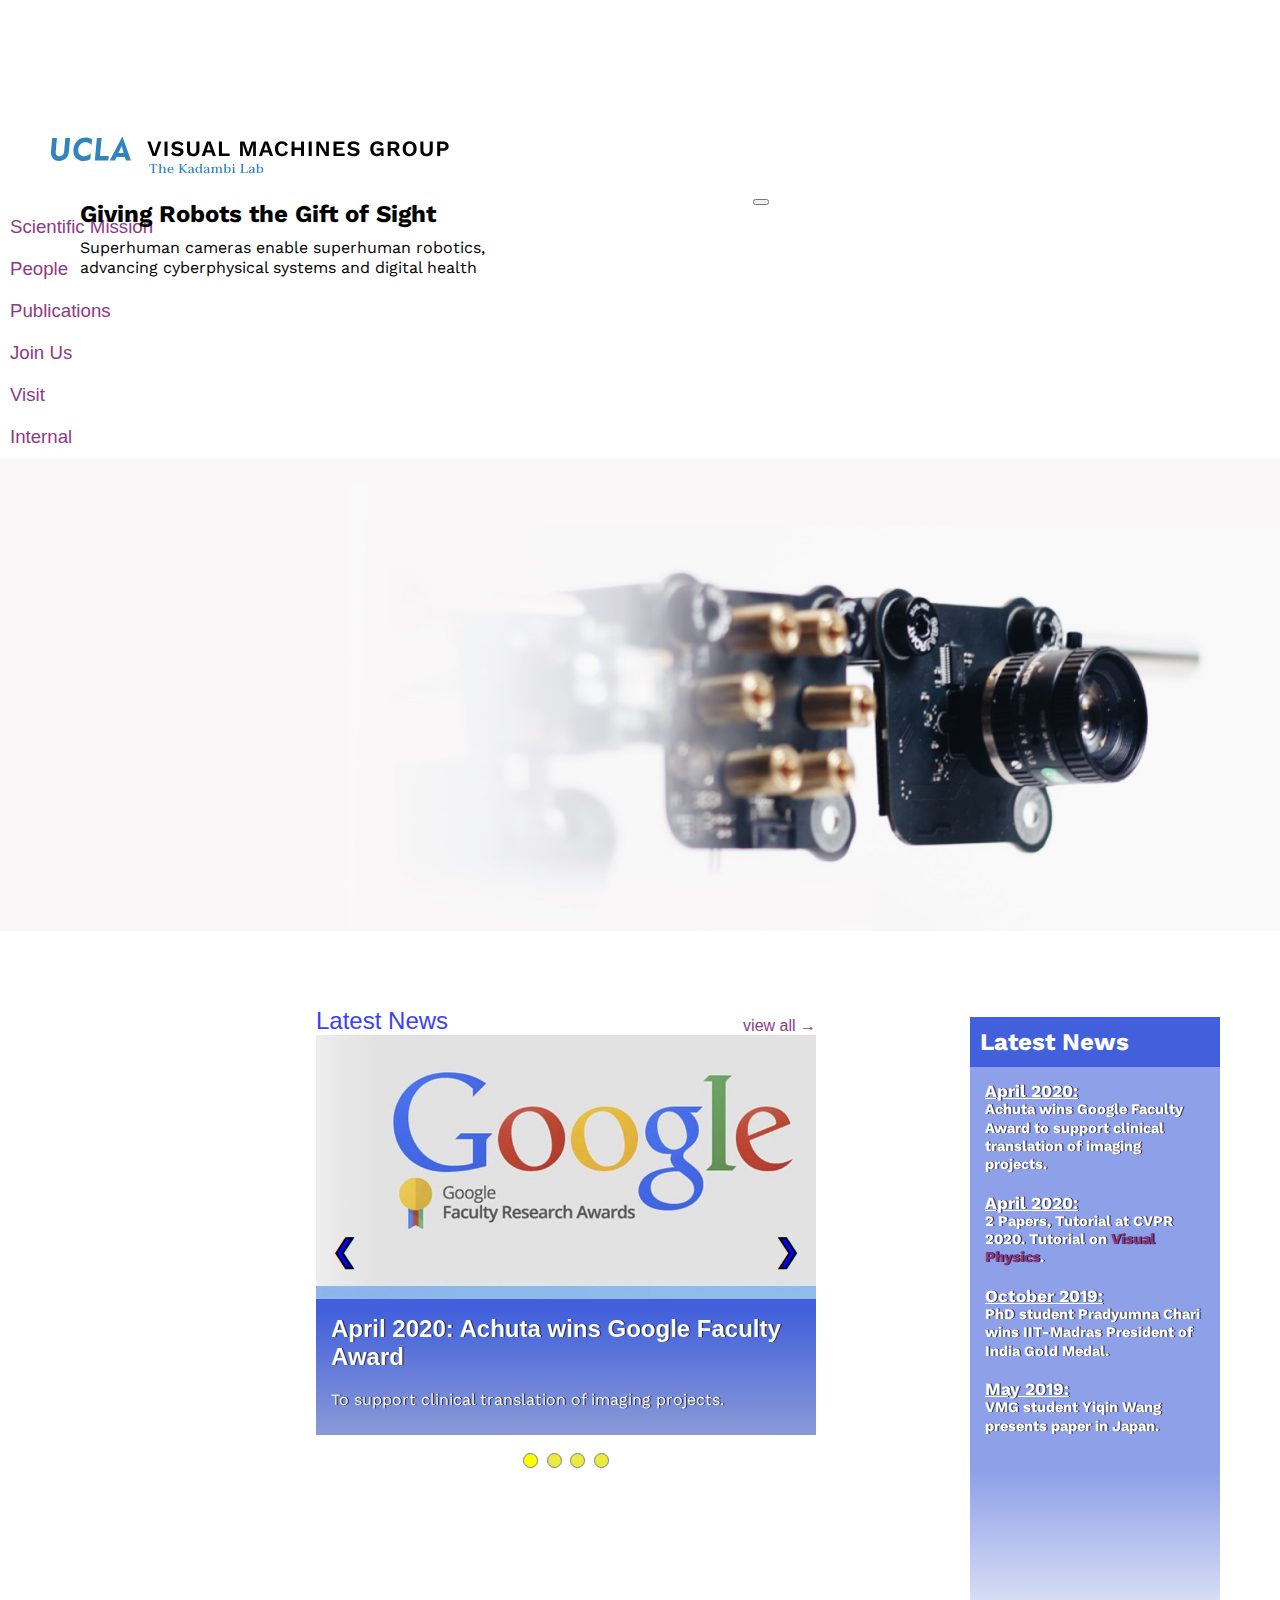
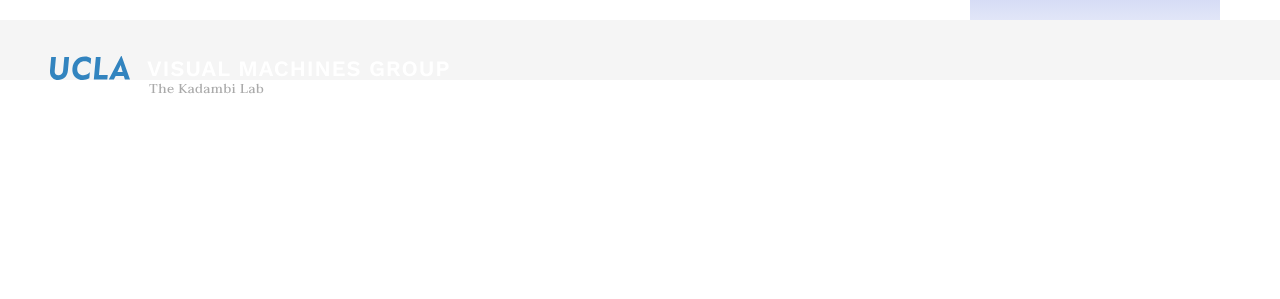
<file: index.htm>
<!doctype html>
<head lang="en">
  <head>
    <meta charset="utf-8">
    <meta name="viewport" content="width=device-width, initial-scale=1, shrink-to-fit=no">
    <link rel="shortcut icon" type="image/png" href="favicon.png"/>

    <title>Visual Machines Group</title>

    <!-- Bootstrap core CSS -->
    <link rel="stylesheet" href="https://stackpath.bootstrapcdn.com/bootstrap/4.1.3/css/bootstrap.min.css" integrity="sha384-MCw98/SFnGE8fJT3GXwEOngsV7Zt27NXFoaoApmYm81iuXoPkFOJwJ8ERdknLPMO" crossorigin="anonymous">

    <!-- Custom styles for this template -->
    <link href="css/navbar-fixed-top.css" rel="stylesheet">
    <link href="https://fonts.googleapis.com/css?family=David+Libre|Hind:400,700" rel="stylesheet">
<!--
    <link rel="stylesheet" href="https://maxcdn.bootstrapcdn.com/bootstrap/3.4.1/css/bootstrap.min.css">
-->
    <script src="https://maxcdn.bootstrapcdn.com/bootstrap/3.4.1/js/bootstrap.min.js"></script>


  </head>
  <body>
    <div id="nav-placeholder"></div>

    <main role="main" class="container-fluid">
      <div class="row">
        <div class="col-md-12 image-wrapper">
          <img src="img2/banner.png" class="img-responsive" style="width:100%">
          <div class="over-text d-none d-md-none d-lg-block">
              <div class="heading" style="color:black;">Giving Robots the Gift of Sight</div>
              <div class="body" style="color:black">Superhuman cameras enable superhuman robotics,
                <br>advancing cyberphysical systems and digital health
              </div>
          </div>
        </div>
      </div>
    </main>
    <br>

    <div class="row">
      <div class="sidebar-leftcolumn">

    <main role="main" class="container">

      <div class="col-md-5 offset-md-1">
 <!--       <div class="heading-home" style="display:inline;font-size:25px;color:#3366BB;">Latest News</a></div>
        <div class="heading-home padded-top">April 2020: Achuta wins Google Faculty Award</div>
        <div class="body">To support clinical translation of imaging projects.</div>
        <div class="heading-home padded-top">April 2020: 2 Papers, Tutorial at CVPR 2020</div>
        <div class="body">Tutorial on <a href="visualphysicstutorial.htm">Visual Physics</a>.</div>
        <div class="heading-home padded-top">October 2019: Pradyumna wins IIT Gold Medal</div>
        <div class="body">PhD student Pradyumna Chari wins IIT-Madras President of India Gold Medal.</div>
        <div class="heading-home padded-top">May 2019: Paper Presentation</div>
        <div class="body">VMG student Yiqin Wang presents paper in Japan.</div>
        <br>-->

        <div style="margin-left: 20%;">
           <div id="newsCarousel-placeholder"></div>
        </div>

<!--   &#45;&#45;Carousel Code-->
<!--        <div class="container" style="width:70%; height:130%">-->
<!--          <div class="heading-home" style="display:inline;font-size:25px;color:#3366BB;">Latest News</div>-->
<!--          <div class="sub-heading" style="display:inline; margin-left: 65%"><a href='latestnews.htm'> &lt;!&ndash;insert link&ndash;&gt; view all →</a></div>-->
<!--          <div style="width:100%;" id="myCarousel" class="carousel slide" data-ride="carousel">-->
<!--            &lt;!&ndash; Indicators &ndash;&gt;-->
<!--            <ol class="carousel-indicators">-->
<!--              <li data-target="#myCarousel" data-slide-to="0" class="active"></li>-->
<!--              <li data-target="#myCarousel" data-slide-to="1"></li>-->
<!--              <li data-target="#myCarousel" data-slide-to="2"></li>-->
<!--              <li data-target="#myCarousel" data-slide-to="3"></li>-->
<!--            </ol>-->

<!--            &lt;!&ndash; Wrapper for slides &ndash;&gt;-->
<!--            <div class="carousel-inner" style="width:100%;" style="height:150%;">-->
<!--              <style>-->
<!--                .item {-->
<!--                  margin:auto;-->
<!--                  position:relative;-->
<!--                  text-align: center;-->
<!--                  display:inline-block;-->
<!--                  min-height: 600px;-->
<!--                  max-width: 600px;-->
<!--                  min-height: 400px;-->
<!--                  max-height: 400px;-->
<!--                  overflow: hidden;-->

<!--                }-->
<!--                /*.item img { max-width: initial; }&ndash;&gt;*/-->
<!--                .carousel-caption {-->
<!--                  font-size: 30%;-->
<!--                  background: rgba(128, 128, 128, 0.7);-->
<!--                  color: white;-->
<!--                  text-shadow: 2px 2px black;-->
<!--                  text-align: left;-->
<!--                  margin-left: -20%;-->
<!--                  margin-right: -20%;-->
<!--                  display: inline-block;-->
<!--                }-->
<!--              </style>-->
<!--              <div class="item active">-->
<!--                <a style="text-shadow: 2px 2px transparent;" href="visualphysicstutorial.htm">-->
<!--                <img src="img/google_research_award.jpg" alt="News 1" style="width:100%; ">-->
<!--                <div fon class="carousel-caption">-->
<!--                  <h2>April 2020: Achuta wins Google Faculty Award</h2>-->
<!--                  <div class="body">To support clinical translation of imaging projects.</div>-->
<!--                </div>-->
<!--                </a>-->
<!--              </div>-->

<!--              <div class="item">-->
<!--                <a style="text-shadow: 2px 2px transparent;" href="visualphysicstutorial.htm">-->
<!--                <img src="img2/banner.png" alt="News 2" style="width:100%;">-->
<!--                <div class="carousel-caption">-->
<!--                  <h2>April 2020: 2 Papers, Tutorial at CVPR 2020</h2>-->
<!--                  <div class="body">Tutorial on Visual Physics.</div>-->
<!--                </div>-->
<!--                </a>-->
<!--                </div>-->

<!--              <div class="item">-->
<!--                  <img src="img/PradyumnaReceivesGoldMedal.jpg" alt="News 3">-->
<!--                  <div class="carousel-caption">-->
<!--                  <h2>October 2019: Pradyumna wins IIT Gold Medal</h2>-->
<!--                  <div class="body">PhD student Pradyumna Chari wins IIT-Madras President of India Gold Medal.</div>-->
<!--                </div>-->
<!--                </div>-->

<!--            <div class="item">-->
<!--              <img src="img2/banner.png" alt="News 4" style="width:100%;">-->
<!--              <div class="carousel-caption">-->
<!--              <h2>May 2019: Paper Presentation</h2>-->
<!--              <div class="body">VMG student Yiqin Wang presents paper in Japan.</div>-->
<!--              </div>-->
<!--            </div>-->
<!--          </div>-->


<!--            &lt;!&ndash; Left and right controls &ndash;&gt;-->
<!--            <a class="left carousel-control" href="#myCarousel" data-slide="prev">-->
<!--              <span class="glyphicon glyphicon-chevron-left"></span>-->
<!--              <span class="sr-only">Previous</span>-->
<!--            </a>-->
<!--            <a class="right carousel-control" href="#myCarousel" data-slide="next">-->
<!--              <span class="glyphicon glyphicon-chevron-right"></span>-->
<!--              <span class="sr-only">Next</span>-->
<!--            </a>-->
<!--          </div>-->
<!--        </div>-->



      </div>
    </main> <!-- container -->

    </div>
    <div class="sidebar-rightcolumn">
        <br><br><br>
      <div id="sidebar-placeholder"></div>
    </div>
    </div>

    <br>
    <div id="footer-placeholder"></div>
    <!-- Bootstrap core JavaScript
    ================================================== -->
    <!-- Placed at the end of the document so the pages load faster -->
    <!-- <script src="https://code.jquery.com/jquery-3.3.1.slim.min.js" integrity="sha384-q8i/X+965DzO0rT7abK41JStQIAqVgRVzpbzo5smXKp4YfRvH+8abtTE1Pi6jizo" crossorigin="anonymous"></script> -->
    <script src="https://code.jquery.com/jquery-3.3.1.min.js"></script>
    <script src="https://cdnjs.cloudflare.com/ajax/libs/popper.js/1.14.3/umd/popper.min.js" integrity="sha384-ZMP7rVo3mIykV+2+9J3UJ46jBk0WLaUAdn689aCwoqbBJiSnjAK/l8WvCWPIPm49" crossorigin="anonymous"></script>
    <script src="https://stackpath.bootstrapcdn.com/bootstrap/4.1.3/js/bootstrap.min.js" integrity="sha384-ChfqqxuZUCnJSK3+MXmPNIyE6ZbWh2IMqE241rYiqJxyMiZ6OW/JmZQ5stwEULTy" crossorigin="anonymous"></script>
    <script>
      $(function(){
        $("#nav-placeholder").load("nav.htm");
        $("#footer-placeholder").load("footer.htm");
        $("#sidebar-placeholder").load("sidebar.htm");
        $("#newsCarousel-placeholder").load("newsCarousel.htm");
      });
    </script>
  </body>
</html>
</file>
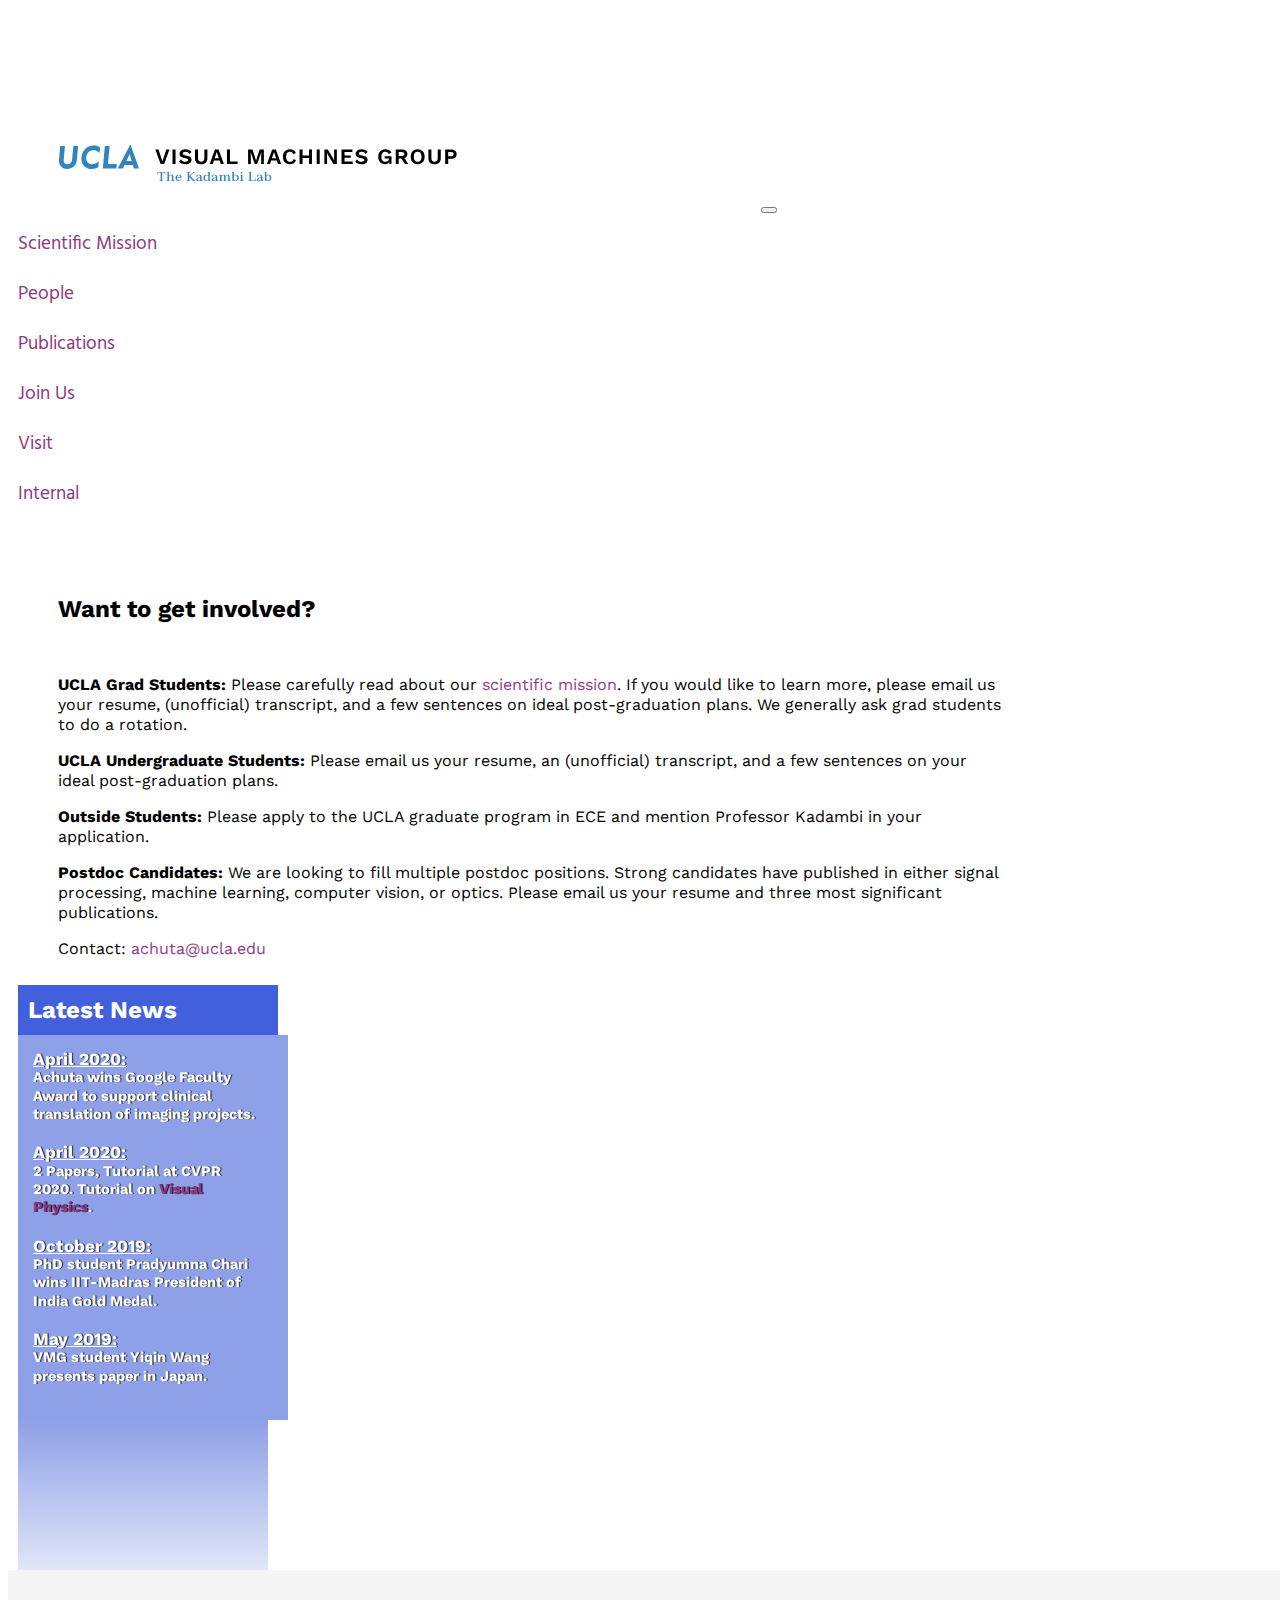
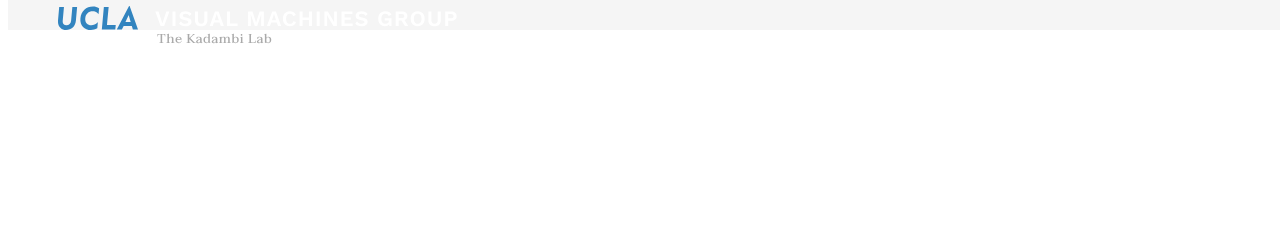
<file: joinus.htm>
<!doctype html>
<html lang="en" class="no-js">
  <head>
      
      <meta charset="utf-8">
      <meta name="viewport" content="width=device-width, initial-scale=1, shrink-to-fit=no">
      <link rel="shortcut icon" type="image/png" href="favicon.png"/>

      <title>Visual Machines Group</title>

      <!-- Bootstrap core CSS -->
      <link rel="stylesheet" href="https://stackpath.bootstrapcdn.com/bootstrap/4.1.3/css/bootstrap.min.css" integrity="sha384-MCw98/SFnGE8fJT3GXwEOngsV7Zt27NXFoaoApmYm81iuXoPkFOJwJ8ERdknLPMO" crossorigin="anonymous">

      <!-- Custom styles for this template -->
      <link href="css/navbar-fixed-top.css" rel="stylesheet">
      <link href="https://fonts.googleapis.com/css?family=David+Libre|Hind:400,700" rel="stylesheet">
  </head>
  <body>
    <div id="nav-placeholder"></div>

    <br>

    <div class="row">
      <div class="sidebar-leftcolumn">

    <main class="container">
      <div class="row"> 
        <div class="col-md-12">
          <br>
          <p class="heading">Want to get involved?</p>
          <br>
          <p class="body"><span style="font-weight:bold">UCLA Grad
            Students:</span> Please carefully read about our 
            <a href="scientificmission.htm">scientific mission</a>.
            If you would like to learn more, please email us your resume,
            (unofficial) transcript, and a few sentences on ideal post-graduation
            plans. We generally ask grad students to do a rotation.
          </p>

          <p class="body"><span style="font-weight:bold">UCLA Undergraduate
            Students:</span> Please email us your resume, an (unofficial)
            transcript, and a few sentences on your ideal post-graduation 
            plans.
          </p>
          <p class="body"><span style="font-weight:bold">Outside Students: 
            </span> Please apply to the UCLA graduate program in ECE 
            and mention Professor Kadambi in your application.
          </p>
          <p class="body"><span style="font-weight:bold">Postdoc Candidates: 
            </span> We are looking to fill multiple postdoc positions. Strong
            candidates have published in either signal processing, machine
            learning, computer vision, or optics. Please email us your resume
            and three most significant publications.
          </p>
          <p class="body">
            Contact: <a href="mailto:achuta@ucla.edu">achuta@ucla.edu</a>
          </p>
        </div>
      </div> 
    </main>

    </div>
    <div class="sidebar-rightcolumn">
      <div id="sidebar-placeholder"></div>
    </div>
    </div>

    <div id="footer-placeholder"></div>
    <!-- Bootstrap core JavaScript
    ================================================== -->
    <!-- Placed at the end of the document so the pages load faster -->
    <!-- <script src="https://code.jquery.com/jquery-3.3.1.slim.min.js" integrity="sha384-q8i/X+965DzO0rT7abK41JStQIAqVgRVzpbzo5smXKp4YfRvH+8abtTE1Pi6jizo" crossorigin="anonymous"></script> -->
    <script src="https://code.jquery.com/jquery-3.3.1.min.js"></script>
    <script src="https://cdnjs.cloudflare.com/ajax/libs/popper.js/1.14.3/umd/popper.min.js" integrity="sha384-ZMP7rVo3mIykV+2+9J3UJ46jBk0WLaUAdn689aCwoqbBJiSnjAK/l8WvCWPIPm49" crossorigin="anonymous"></script>
    <script src="https://stackpath.bootstrapcdn.com/bootstrap/4.1.3/js/bootstrap.min.js" integrity="sha384-ChfqqxuZUCnJSK3+MXmPNIyE6ZbWh2IMqE241rYiqJxyMiZ6OW/JmZQ5stwEULTy" crossorigin="anonymous"></script>
    <script>
      $(function(){
        $("#nav-placeholder").load("nav.htm");
        $("#footer-placeholder").load("footer.htm");
        $("#sidebar-placeholder").load("sidebar.htm");
      });
    </script>
  </body>
</html>
</file>
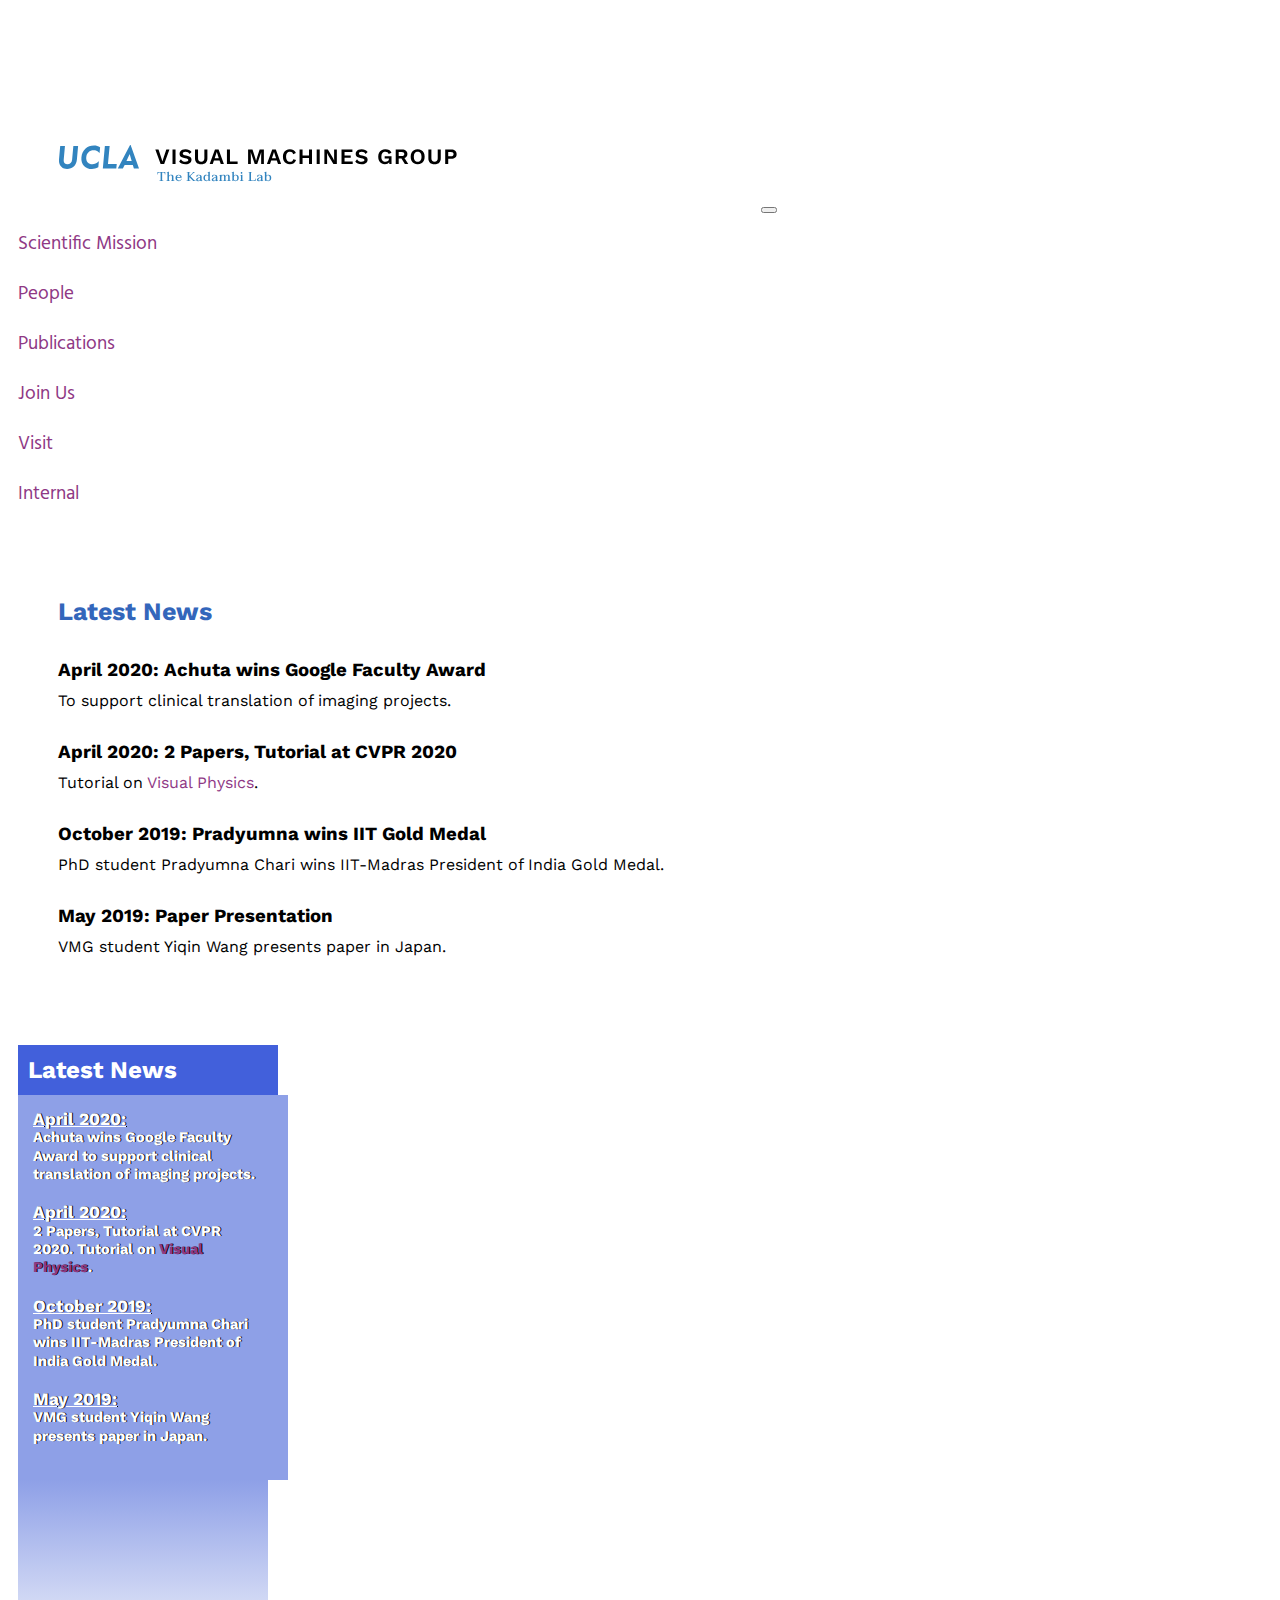
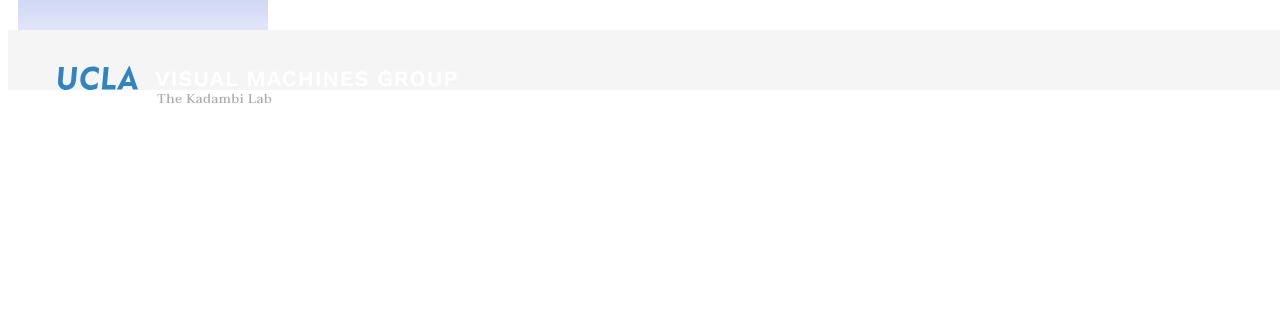
<file: latestnews.htm>
<!doctype html>
<html lang="en" class="no-js">
<head>

    <meta charset="utf-8">
    <meta name="viewport" content="width=device-width, initial-scale=1, shrink-to-fit=no">
    <link rel="shortcut icon" type="image/png" href="favicon.png"/>

    <title>Visual Machines Group</title>

    <!-- Bootstrap core CSS -->
    <link rel="stylesheet" href="https://stackpath.bootstrapcdn.com/bootstrap/4.1.3/css/bootstrap.min.css" integrity="sha384-MCw98/SFnGE8fJT3GXwEOngsV7Zt27NXFoaoApmYm81iuXoPkFOJwJ8ERdknLPMO" crossorigin="anonymous">

    <!-- Custom styles for this template -->
    <link href="css/navbar-fixed-top.css" rel="stylesheet">
    <link href="https://fonts.googleapis.com/css?family=David+Libre|Hind:400,700" rel="stylesheet">
</head>
<body>
<div id="nav-placeholder"></div>

<br>
<br>
<br>
<div class="row">
    <div class="sidebar-leftcolumn">
<main class="container">
    <div class="col-md-5 offset-md-1">
        <div class="heading-home" style="display:inline;font-size:25px;color:#3366BB;">Latest News</a></div>
        <div class="heading-home padded-top">April 2020: Achuta wins Google Faculty Award</div>
        <div class="body">To support clinical translation of imaging projects.</div>
        <div class="heading-home padded-top">April 2020: 2 Papers, Tutorial at CVPR 2020</div>
        <div class="body">Tutorial on <a href="visualphysicstutorial.htm">Visual Physics</a>.</div>
        <div class="heading-home padded-top">October 2019: Pradyumna wins IIT Gold Medal</div>
        <div class="body">PhD student Pradyumna Chari wins IIT-Madras President of India Gold Medal.</div>
        <div class="heading-home padded-top">May 2019: Paper Presentation</div>
        <div class="body">VMG student Yiqin Wang presents paper in Japan.</div>
        <br>
    </div>
    <br>
    <br>
</main>

    </div>
    <div class="sidebar-rightcolumn">
        <div id="sidebar-placeholder"></div>
    </div>
</div>

<div id="footer-placeholder"></div>
<!-- Bootstrap core JavaScript
================================================== -->
<!-- Placed at the end of the document so the pages load faster -->
<!-- <script src="https://code.jquery.com/jquery-3.3.1.slim.min.js" integrity="sha384-q8i/X+965DzO0rT7abK41JStQIAqVgRVzpbzo5smXKp4YfRvH+8abtTE1Pi6jizo" crossorigin="anonymous"></script> -->
<script src="https://code.jquery.com/jquery-3.3.1.min.js"></script>
<script src="https://cdnjs.cloudflare.com/ajax/libs/popper.js/1.14.3/umd/popper.min.js" integrity="sha384-ZMP7rVo3mIykV+2+9J3UJ46jBk0WLaUAdn689aCwoqbBJiSnjAK/l8WvCWPIPm49" crossorigin="anonymous"></script>
<script src="https://stackpath.bootstrapcdn.com/bootstrap/4.1.3/js/bootstrap.min.js" integrity="sha384-ChfqqxuZUCnJSK3+MXmPNIyE6ZbWh2IMqE241rYiqJxyMiZ6OW/JmZQ5stwEULTy" crossorigin="anonymous"></script>
<script>
    $(function(){
        $("#nav-placeholder").load("nav.htm");
        $("#footer-placeholder").load("footer.htm");
        $("#sidebar-placeholder").load("sidebar.htm");
    });
</script>
</body>
</html>
</file>
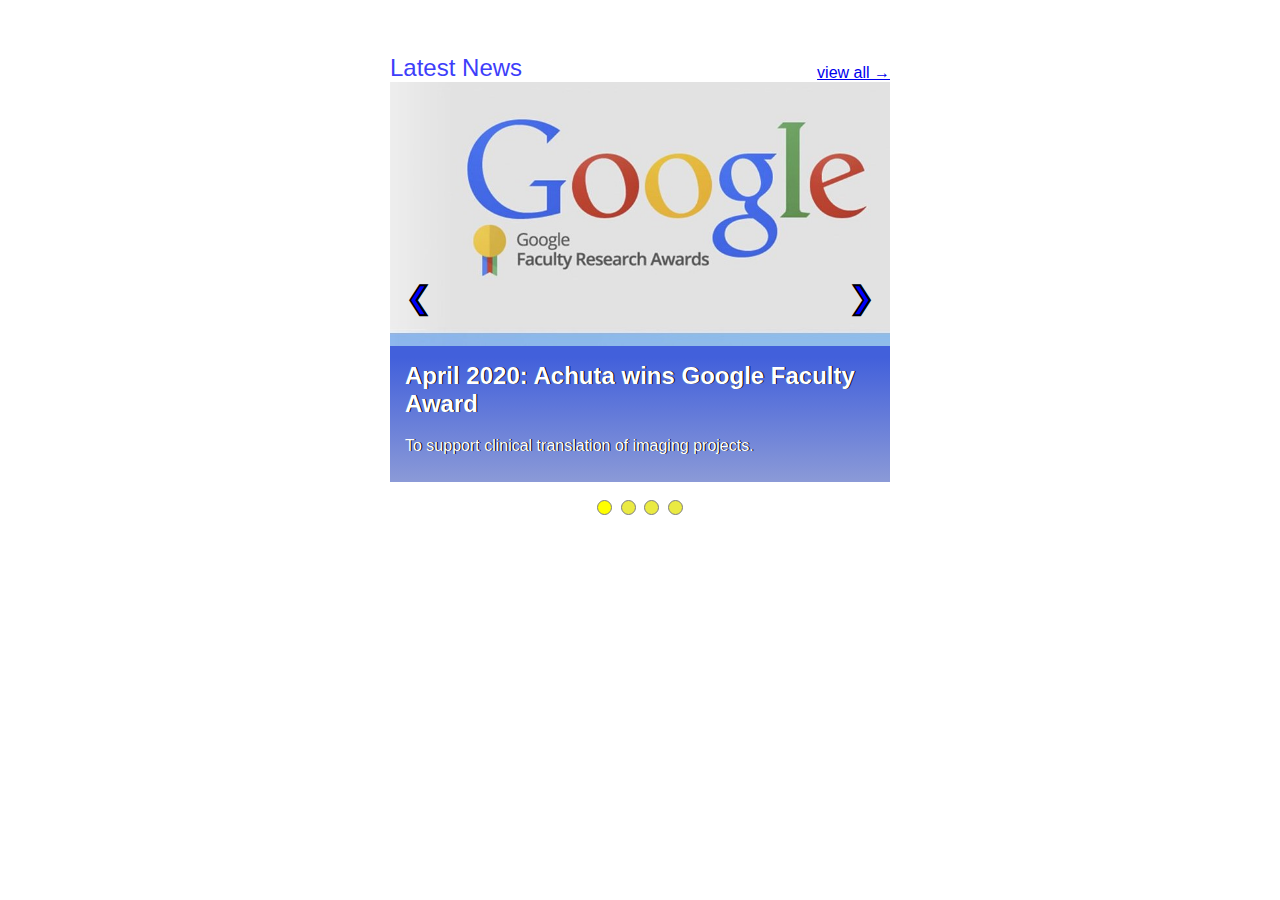
<file: newsCarousel.htm>
<!DOCTYPE html>
<html>
<head>
    <meta name="viewport" content="width=device-width, initial-scale=1">
    <style>
        * {box-sizing: border-box}
        body {font-family: Verdana, sans-serif; margin:0}
        .mySlides {
            display: none;
            background-color: #4260db;
            height: 425px;
        }

        .news-text {
            padding-left: 15px;
            padding-top: 5px;
            padding-right: 5px;
            width: 100%;
            display: block;
            background-image: linear-gradient(to bottom, #4260db, #8b9ad7);
            height: 125px;
            color: white;
            text-shadow: 1px 0px black;
        }

        .news-title {
            font-weight: bold;
            font-size: 18pt;
            height: 75px;
        }



        /* Slideshow container */
        .slideshow-container {
            max-width: 500px;
            width: 600px;
            position: relative;
            margin: auto;
            height: 500px;
        }

        /* News Image */
        .news-image {
            vertical-align: middle;
        }

        .hold-image {
            overflow: hidden;
            min-height: 275px;
            max-height: 275px;
            width: 100%;
            background-color: #4260db;
        }

        /* Next & previous buttons */
        .prev, .next {
            cursor: pointer;
            position: absolute;
            top: 50%;
            width: auto;
            padding: 16px;
            margin-top: -40px;
            color: blue;
            -webkit-text-stroke-width: 1px;
            -webkit-text-stroke-color: black;
            font-weight: bold;
            font-size: 30px;
            transition: 0.6s ease;
            border-radius: 0 3px 3px 0;
            user-select: none;
        }

        /* Position the "next button" to the right */
        .next {
            right: 0;
            border-radius: 3px 0 0 3px;
        }

        /* On hover, add a black background color with a little bit see-through */
        .prev:hover, .next:hover {
            background-color: #8ea0e7;
        }

        /* Caption text */
        .text {
            font-size: 15px;
            padding: 8px 12px;
            position: absolute;
            bottom: 8px;
            width: 100%;
            text-align: center;
        }

        /* Number text (1/3 etc) */
        .numbertext {
            color: #f2f2f2;
            font-size: 12px;
            padding: 8px 12px;
            position: absolute;
            top: 0;
        }

        /* The dots/bullets/indicators */
        .dot {
            cursor: pointer;
            height: 15px;
            width: 15px;
            margin: 0 2px;
            background-color: #eaea42;
            border: 1px solid grey;
            border-radius: 50%;
            display: inline-block;
            transition: background-color 0.6s ease;
        }

        .news-active, .dot:hover {
            background-color: yellow;
        }

        /* Fading animation */
        .fade {
            -webkit-animation-name: fade;
            -webkit-animation-duration: 1.5s;
            animation-name: fade;
            animation-duration: 1.5s;
        }

        @-webkit-keyframes fade {
            from {opacity: .4}
            to {opacity: 1}
        }

        @keyframes fade {
            from {opacity: .4}
            to {opacity: 1}
        }

        /* On smaller screens, decrease text size */
        @media only screen and (max-width: 300px) {
            .prev, .next,.text {font-size: 11px}
        }
    </style>
</head>
<body>

<br>
<br>
<br>
<div class="slideshow-container">

    <a style="font-size:18pt; color: #3e3efa;">Latest News</a>
    <a href="latestnews.htm" style="float: right; padding-top: 10px;">view all →</a>

    <div class="mySlides fade">
        <div class="hold-image">
            <img class="news-image" src="img/google_research_award.jpg" style="width:100%">
        </div>
        <div class="news-text">
            <div class="news-title">April 2020: Achuta wins Google Faculty Award</div>
            <div class="body">To support clinical translation of imaging projects.</div>
        </div>
    </div>

    <div class="mySlides fade">
        <div class="hold-image">
            <img class="news-image" src="img2/banner.png" style="width:100%">
        </div>
        <div class="news-text">
            <div class="news-title">April 2020: 2 Papers, Tutorial at CVPR 2020</div>
            <div class="body">Tutorial on <a href="visualphysicstutorial.htm">Visual Physics</a>.</div>
        </div>
    </div>

    <div class="mySlides fade">
        <div class="hold-image">
            <img class="news-image" src="img/PradyumnaReceivesGoldMedal.jpg" style="width:100%">
        </div>
        <div class="news-text">
            <div class="news-title">October 2019: Pradyumna wins IIT Gold Medal</div>
            <div class="body">PhD student Pradyumna Chari wins IIT-Madras President of India Gold Medal.</div>
        </div>
    </div>

    <div class="mySlides fade">
        <div class="hold-image">
            <img class="news-image" src="img2/banner.png" style="width:100%">
        </div>
        <div class="news-text">
            <div class="news-title">May 2019: Paper Presentation</div>
            <div class="body">VMG student Yiqin Wang presents paper in Japan.</div>
        </div>
    </div>

            <a class="prev" onclick="plusSlides(-1)">&#10094;</a>
            <a class="next" onclick="plusSlides(1)">&#10095;</a>


        <br>

        <div style="text-align:center">
            <span class="dot" onclick="currentSlide(1)"></span>
            <span class="dot" onclick="currentSlide(2)"></span>
            <span class="dot" onclick="currentSlide(3)"></span>
            <span class="dot" onclick="currentSlide(4)"></span>
        </div>


        <br>
        <br>
        <br>
        <br>
        <br>
        <br>
</div>
        <script>
            var slideIndex = 1;
            showSlides(slideIndex);

            function plusSlides(n) {
                showSlides(slideIndex += n);
            }

            function currentSlide(n) {
                showSlides(slideIndex = n);
            }

            function showSlides(n) {
                var i;
                var slides = document.getElementsByClassName("mySlides");
                var dots = document.getElementsByClassName("dot");
                if (n > slides.length) {slideIndex = 1}
                if (n < 1) {slideIndex = slides.length}
                for (i = 0; i < slides.length; i++) {
                    slides[i].style.display = "none";
                }
                for (i = 0; i < dots.length; i++) {
                    dots[i].className = dots[i].className.replace(" news-active", "");
                }
                slides[slideIndex-1].style.display = "inline";
                dots[slideIndex-1].className += " news-active";
            }
        </script>

        </body>
        </html>
</file>
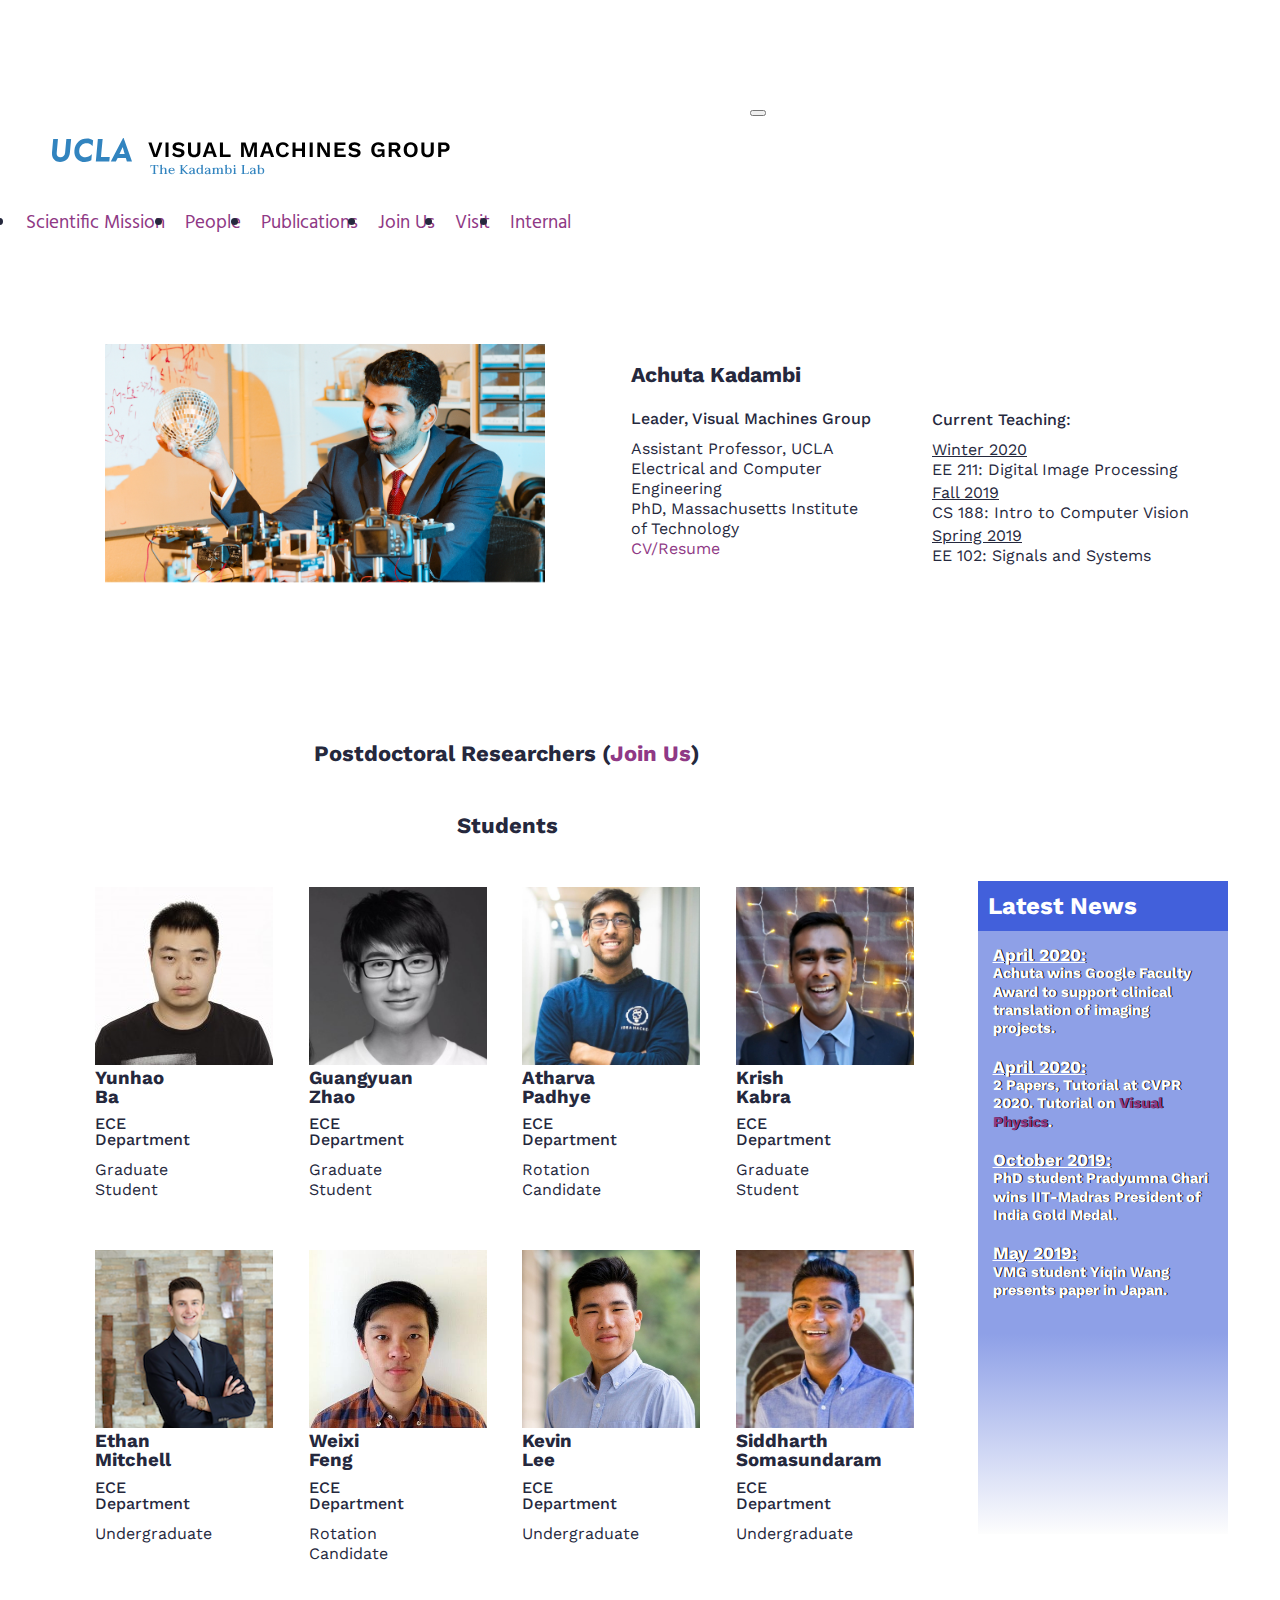
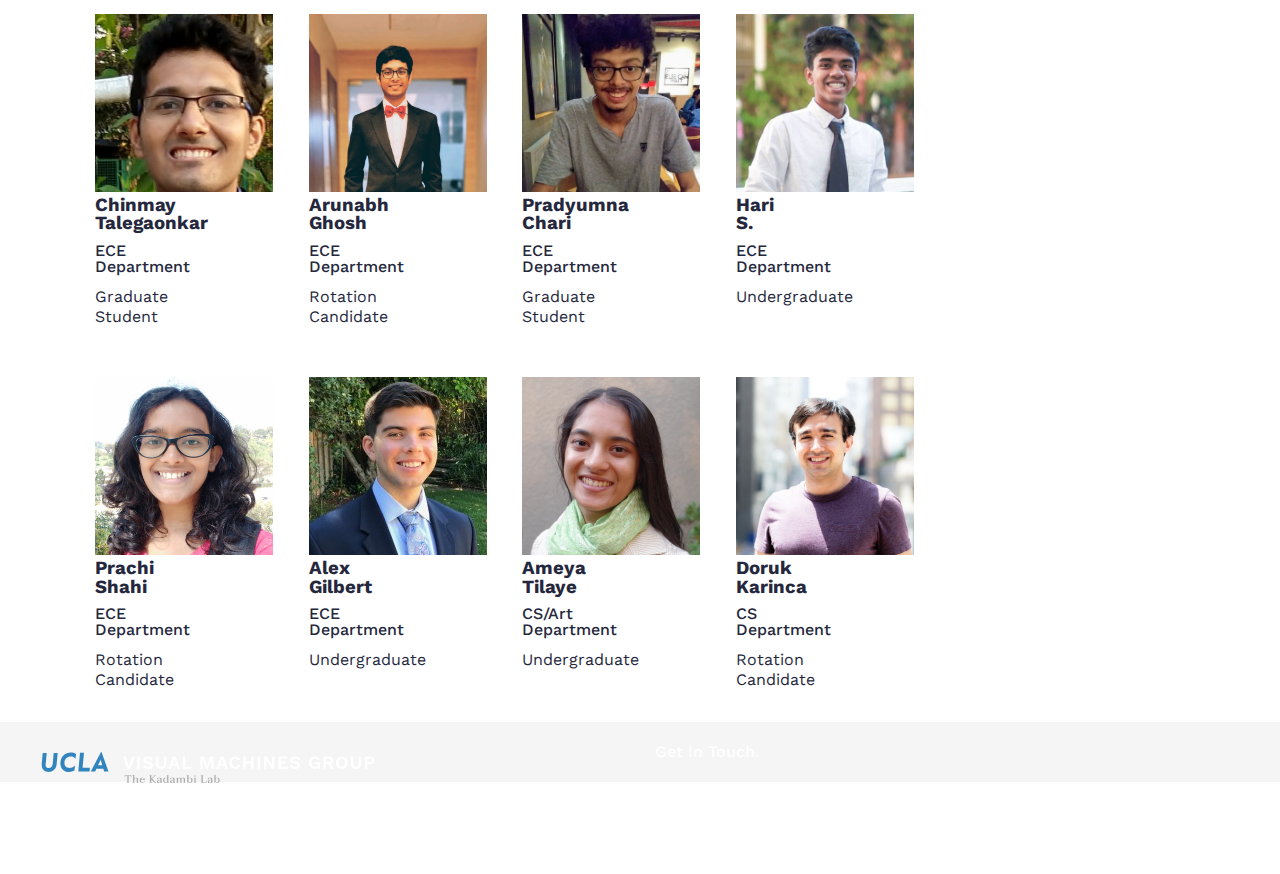
<file: people.htm>
<!DOCTYPE html>
<html lang="en" class="no-js">
<head>

	<meta charset="UTF-8">
	<meta name="viewport" content="width=device-width, initial-scale=1">
	<link rel="stylesheet" href="https://maxcdn.bootstrapcdn.com/bootstrap/3.3.7/css/bootstrap.min.css">
  <script src="https://ajax.googleapis.com/ajax/libs/jquery/3.3.1/jquery.min.js"></script>
  <link rel="stylesheet" href="https://stackpath.bootstrapcdn.com/bootstrap/4.1.3/css/bootstrap.min.css" integrity="sha384-MCw98/SFnGE8fJT3GXwEOngsV7Zt27NXFoaoApmYm81iuXoPkFOJwJ8ERdknLPMO" crossorigin="anonymous">
  <link href="https://fonts.googleapis.com/css?family=David+Libre|Hind:400,700" rel="stylesheet">

  <link rel="stylesheet" href="css/reset.css"> <!-- CSS reset -->
  <link rel="stylesheet" href="css/style.css"> <!-- Resource style -->
	<link href="css/navbar-fixed-top.css" rel="stylesheet">
  <link rel="shortcut icon" type="image/png" href="favicon.png"/>
	<title>Visual Machines Group</title>
</head>
<body>
	<div id="nav-placeholder"></div>

	<main role="main" class="container-fluid">
		<br>
		<br>
		<br>
		<br>
		<br>
		<div class="row">
			<div class="column-peopleimg">
				<img src="img/achutalarge.png" alt="Headshot" style="padding-left:90px;">
			</div>
			<div class="column-peopletext pad-center">
				<div class="pad-center">
					<div class="heading-home" style="font-size: 16pt;">Achuta Kadambi</div>
					<br>
					<div class="sub-heading">Leader, Visual Machines Group</div>
					<div class="body">Assistant Professor, UCLA<br />Electrical and Computer Engineering<br/>PhD, Massachusetts Institute of Technology</div>
					<div class="body"><a href="kadambi_cv.pdf">CV/Resume</a></div>
				</div>
			</div>
			<div class="column-peopletext">
				<br>
				<br>
				<br>
				<div class="sub-heading">Current Teaching:</div>
				<div class="body" style="text-decoration:underline;">Winter 2020</div>
				<div class="body" style="padding-bottom: 3px">EE 211: Digital Image Processing</div>
				<div class="body" style="text-decoration:underline;">Fall 2019</div>
				<div class="body" style="padding-bottom: 3px">CS 188: Intro to Computer Vision</div>
				<div class="body" style="text-decoration:underline;">Spring 2019</div>
				<div class="body">EE 102: Signals and Systems</div>
				<!--<div class="heading-home padded-top">Winter 2019</div>-->
				<!--<div class="body">EE 211: Digital Image Processing</div>-->
				<!--<div class="heading-home padded-top">Spring 2019</div>-->
				<!--<div class="body">TBD</div>-->
				<br>
			</div>
		</div>
	</main>


	<div class="row">
		<div class="sidebar-leftcolumn">

	<main class="cd-main-content" style="padding-top: 102px; padding-left: 0px;">
		<!-- TODO: Fix img-wrapper -->
		<!--div class="imgwrapper">
		<img src="test.jpg" class="img-responsive">
		</div-->

			<div class="heading-home pad-center center"></div>

			<div class="heading-home center" style="padding-bottom: 50px; margin-left:150px; font-size:22px">Postdoctoral Researchers (<a href="joinus.htm">Join Us</a>)</div>
			<div class="heading-home center" style="padding-bottom: 50px; margin-left:150px; font-size:22px">Students</div>


			<div class="row">
					<div class="row">
  					<div class="column-4">
    					<img src="img/yunhao.jpg" alt="Headshot" class="center-img size_image">
							<div class="heading-home">Yunhao Ba</div>
							<div class="sub-heading">ECE Department</div>
							<div class="body">Graduate Student</div>
  					</div>
						<div class="column-4">
    					<img src="img/guangyuan.jpg" alt="Headshot" class="center-img size_image">
							<div class="heading-home">Guangyuan Zhao</div>
							<div class="sub-heading">ECE Department</div>
							<div class="body">Graduate Student</div>
  					</div>
						<div class="column-4">
    					<img src="img/atharva.jpg" alt="Headshot" class="center-img size_image">
							<div class="heading-home">Atharva Padhye</div>
							<div class="sub-heading">ECE Department</div>
							<div class="body">Rotation Candidate</div>
  					</div>
  						<div class="column-4">
    					<img src="img/krish.jpg" alt="Headshot" class="center-img size_image">
							<div class="heading-home">Krish Kabra</div>
							<div class="sub-heading">ECE Department</div>
							<div class="body">Graduate Student</div>
  					</div>
					</div>
			</div>


			<div class="row" style="padding-top: 50px;">
					<div class="row">
  					<div class="column-4">
    					<img src="img/ethan.png" alt="Headshot" class="center-img size_image">
							<div class="heading-home">Ethan Mitchell</div>
							<div class="sub-heading">ECE Department</div>
							<div class="body">Undergraduate</div>
  					</div>
					<div class="column-4">
    					<img src="img/weixi.png" alt="Headshot" class="center-img size_image">
							<div class="heading-home">Weixi Feng</div>
							<div class="sub-heading">ECE Department</div>
							<div class="body">Rotation Candidate</div>
  					</div>
					<div class="column-4">
    					<img src="img/kevin.jpg" alt="Headshot" class="center-img size_image">
							<div class="heading-home">Kevin Lee</div>
							<div class="sub-heading">ECE Department</div>
							<div class="body">Undergraduate</div>
  					</div>
  					<div class="column-4">
    					<img src="img/sid.jpg" alt="Headshot" class="center-img size_image">
							<div class="heading-home">Siddharth Somasundaram</div>
							<div class="sub-heading">ECE Department</div>
							<div class="body">Undergraduate</div>
  					</div>
					</div>
			</div>


			<div class="row" style="padding-top: 50px;">
					<div class="row">
  					<div class="column-4">
    					<img src="img/chinu.jpg" alt="Headshot" class="center-img size_image">
							<div class="heading-home">Chinmay Talegaonkar</div>
							<div class="sub-heading">ECE Department</div>
							<div class="body">Graduate Student</div>
  					</div>
						<div class="column-4">
    					<img src="img/arunabh.jpg" alt="Headshot" class="center-img size_image">
							<div class="heading-home">Arunabh Ghosh</div>
							<div class="sub-heading">ECE Department</div>
							<div class="body">Rotation Candidate</div>
  					</div>
						<div class="column-4">
    					<img src="img/pradu.jpg" alt="Headshot" class="center-img size_image">
							<div class="heading-home">Pradyumna Chari</div>
							<div class="sub-heading">ECE Department</div>
							<div class="body">Graduate Student</div>
  					</div>
  						<div class="column-4">
    					<img src="img/hari.jpg" alt="Headshot" class="center-img size_image">
							<div class="heading-home">Hari S.</div>
							<div class="sub-heading">ECE Department</div>
							<div class="body">Undergraduate</div>
  					</div>
					</div>
			</div>

			<div class="row" style="padding-top: 50px;">
					<div class="row">
						<div class="column-4">
    					<img src="img/prachi.jpg" alt="Headshot" class="center-img size_image">
							<div class="heading-home">Prachi Shahi</div>
							<div class="sub-heading">ECE Department</div>
							<div class="body">Rotation Candidate</div>
  					</div>
					<div class="column-4">
    					<img src="img/alex.png" alt="Headshot" class="center-img size_image">
							<div class="heading-home">Alex Gilbert</div>
							<div class="sub-heading">ECE Department</div>
							<div class="body">Undergraduate</div>
  					</div>
						<div class="column-4">
							<img src="img/ameya.png" alt="Headshot" class="center-img size_image">
							<div class="heading-home">Ameya Tilaye</div>
							<div class="sub-heading">CS/Art Department</div>
							<div class="body">Undergraduate</div>
						</div>
						<div class="column-4">
							<img src="img/doruk.jpeg" alt="Headshot" class="center-img size_image">
							<div class="heading-home">Doruk Karinca</div>
							<div class="sub-heading">CS Department</div>
							<div class="body">Rotation Candidate</div>
						</div>
					</div>
			</div>



	</main> 	<!-- .cd-main-content -->

		</div>
		<div class="sidebar-rightcolumn" style="margin-top:230px;">
			<div id="sidebar-placeholder"></div>
		</div>
	</div>

	<div id="footer-placeholder"></div>


    <!-- Bootstrap core JavaScript
    ================================================== -->
    <!-- Placed at the end of the document so the pages load faster -->
    <!-- <script src="https://code.jquery.com/jquery-3.3.1.slim.min.js" integrity="sha384-q8i/X+965DzO0rT7abK41JStQIAqVgRVzpbzo5smXKp4YfRvH+8abtTE1Pi6jizo" crossorigin="anonymous"></script> -->
    <script src="https://code.jquery.com/jquery-3.3.1.min.js"></script>
    <script src="https://cdnjs.cloudflare.com/ajax/libs/popper.js/1.14.3/umd/popper.min.js" integrity="sha384-ZMP7rVo3mIykV+2+9J3UJ46jBk0WLaUAdn689aCwoqbBJiSnjAK/l8WvCWPIPm49" crossorigin="anonymous"></script>
    <script src="https://stackpath.bootstrapcdn.com/bootstrap/4.1.3/js/bootstrap.min.js" integrity="sha384-ChfqqxuZUCnJSK3+MXmPNIyE6ZbWh2IMqE241rYiqJxyMiZ6OW/JmZQ5stwEULTy" crossorigin="anonymous"></script>
    <script>
      $(function(){
        $("#nav-placeholder").load("nav.htm");
        $("#sidebar-placeholder").load("sidebar.htm");
        $("#footer-placeholder").load("footer.htm");
      });
    </script>
    <script src="js/handlebars.min-latest.js"></script>
    <script src="js/publications.js"></script>
	<script src="js/main.js"></script> <!-- Resource jQuery -->
</body>
</html>

<style>
	.size_image {
		width: 178px;
		height: 178px;
	}
</style>
</file>
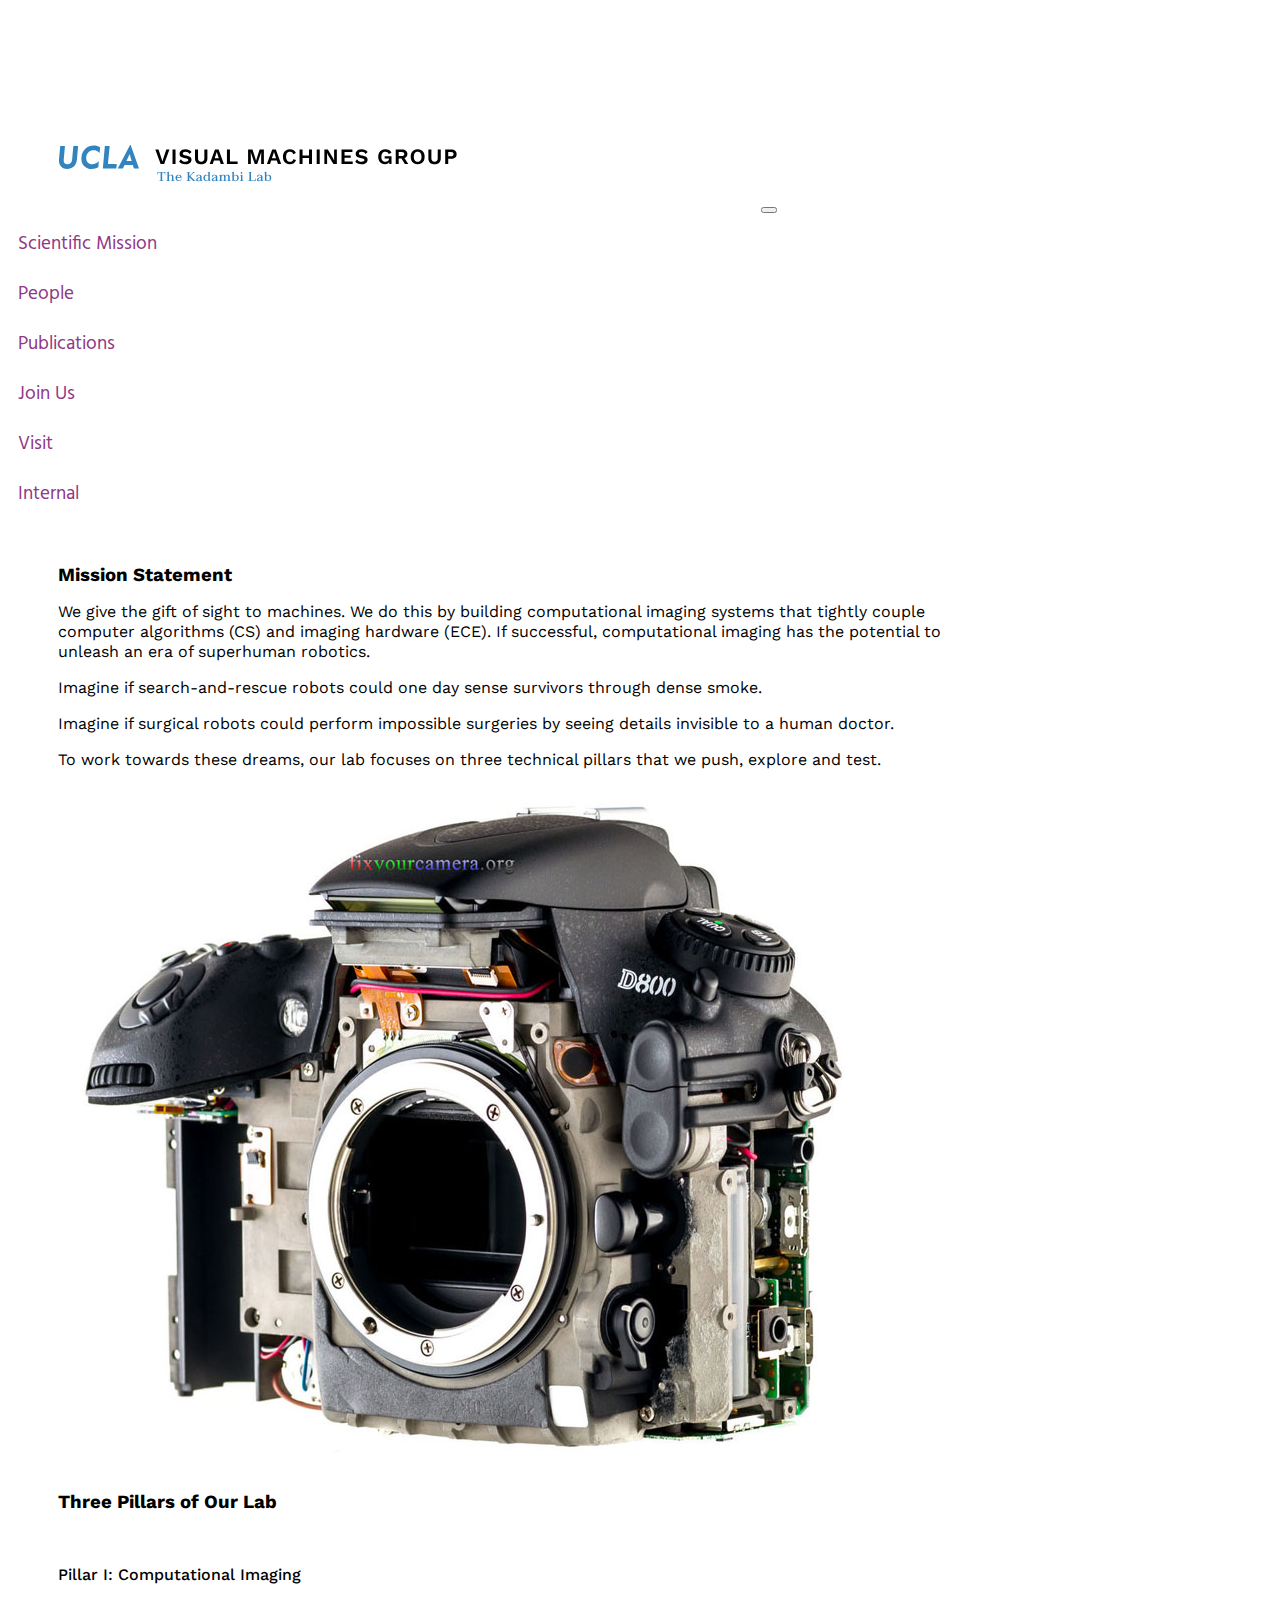
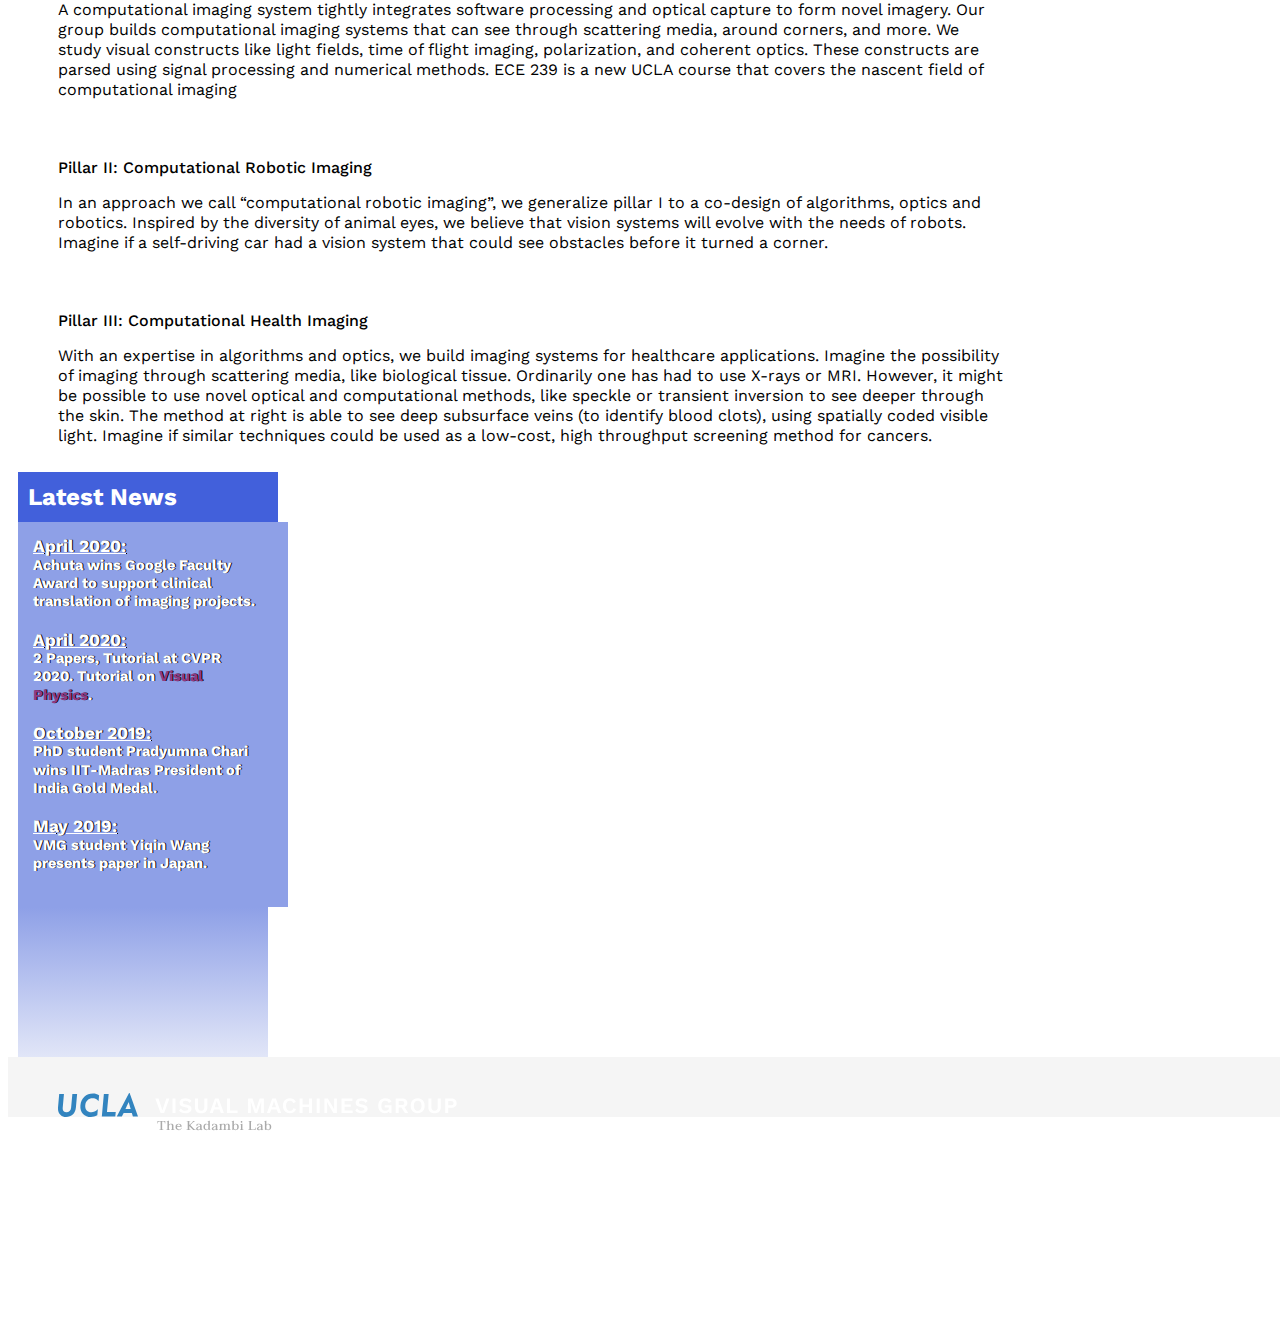
<file: scientificmission.htm>
<!doctype html>
<html lang="en" class="no-js">
  <head>
      
      <meta charset="utf-8">
      <meta name="viewport" content="width=device-width, initial-scale=1, shrink-to-fit=no">
      <link rel="shortcut icon" type="image/png" href="favicon.png"/>

      <title>Visual Machines Group</title>

      <!-- Bootstrap core CSS -->
      <link rel="stylesheet" href="https://stackpath.bootstrapcdn.com/bootstrap/4.1.3/css/bootstrap.min.css" integrity="sha384-MCw98/SFnGE8fJT3GXwEOngsV7Zt27NXFoaoApmYm81iuXoPkFOJwJ8ERdknLPMO" crossorigin="anonymous">

      <!-- Custom styles for this template -->
      <link href="css/navbar-fixed-top.css" rel="stylesheet">
      <link href="https://fonts.googleapis.com/css?family=David+Libre|Hind:400,700" rel="stylesheet">
  </head>

  <body>
    <div id="nav-placeholder"></div>

    <br>

    <div class="row">
    <div class="sidebar-leftcolumn">
    <main role="main" class="container">
      <div class="row">
        <div class="col-md-12">
          <p class="heading-home">Mission Statement</p>
        </div>
      </div>

      <div class="row">
        <div class="col-md-8">
          <p class="body">
            We give the gift of sight to machines. We do this by building computational imaging systems that tightly couple computer algorithms (CS) and imaging hardware (ECE). If successful, computational imaging has the potential to unleash an era of superhuman robotics. 
          </p>
          <p class="body">
            Imagine if search-and-rescue robots could one day sense survivors through dense smoke. 
          </p>
          <p class="body">
            Imagine if surgical robots could perform impossible surgeries by seeing details invisible to a human doctor. 
          </p>
          <p class="body">
            To work towards these dreams, our lab focuses on three technical
            pillars that we push, explore and test.
          </p>
        </div>
        <div class="col-md-4 image-wrapper">
          <img src="img/camera.png" class="img-responsive">
        </div>
      </div>
      
      <div class="row">
        <div class="col-md-12">
          <p class="heading-home">Three Pillars of Our Lab</p> 
          <br>
          <p class="sub-heading">Pillar I: Computational Imaging</p>
          <p class="body">
            A computational imaging system tightly integrates software
            processing and optical capture to form novel imagery. Our group
            builds computational imaging systems that can see through scattering
            media, around corners, and more. We study visual constructs like
            light fields, time of flight imaging, polarization, and coherent
            optics. These constructs are parsed using signal processing and
            numerical methods. ECE 239 is a new UCLA course that covers the
            nascent field of computational imaging
          </p>
          <br>
          <p class="sub-heading">Pillar II: Computational Robotic Imaging</p>
          <p class="body">
            In an approach we call “computational robotic imaging”, we generalize
            pillar I to a co-design of algorithms, optics and robotics. Inspired
            by the diversity of animal eyes, we believe that vision systems will
            evolve with the needs of robots. Imagine if a self-driving car had a
            vision system that could see obstacles before it turned a corner.
          </p>
          <br>
          <p class="sub-heading">Pillar III: Computational Health Imaging</p>
          <p class="body">
            With an expertise in algorithms and optics, we build imaging systems
            for healthcare applications. Imagine the possibility of imaging
            through scattering media, like biological tissue. Ordinarily one has
            had to use X-rays or MRI. However, it might be possible to use novel
            optical and computational methods, like speckle or transient inversion
            to see deeper through the skin. The method at right is able to see
            deep subsurface veins (to identify blood clots), using spatially coded
            visible light. Imagine if similar techniques could be used as a
            low-cost, high throughput screening method for cancers.
          </p>
        </div>
      </div>
    </main>
    </div>
    <div class="sidebar-rightcolumn">
      <div id="sidebar-placeholder"></div>
    </div>
    </div>

    <div id="footer-placeholder"></div>
    <!-- Bootstrap core JavaScript
    ================================================== -->
    <!-- Placed at the end of the document so the pages load faster -->
    <!-- <script src="https://code.jquery.com/jquery-3.3.1.slim.min.js" integrity="sha384-q8i/X+965DzO0rT7abK41JStQIAqVgRVzpbzo5smXKp4YfRvH+8abtTE1Pi6jizo" crossorigin="anonymous"></script> -->
    <script src="https://code.jquery.com/jquery-3.3.1.min.js"></script>
    <script src="https://cdnjs.cloudflare.com/ajax/libs/popper.js/1.14.3/umd/popper.min.js" integrity="sha384-ZMP7rVo3mIykV+2+9J3UJ46jBk0WLaUAdn689aCwoqbBJiSnjAK/l8WvCWPIPm49" crossorigin="anonymous"></script>
    <script src="https://stackpath.bootstrapcdn.com/bootstrap/4.1.3/js/bootstrap.min.js" integrity="sha384-ChfqqxuZUCnJSK3+MXmPNIyE6ZbWh2IMqE241rYiqJxyMiZ6OW/JmZQ5stwEULTy" crossorigin="anonymous"></script>
    <script>
      $(function(){
        $("#nav-placeholder").load("nav.htm");
        $("#footer-placeholder").load("footer.htm");
        $("#sidebar-placeholder").load("sidebar.htm");
      });
    </script>
  </body>
</html>
</file>
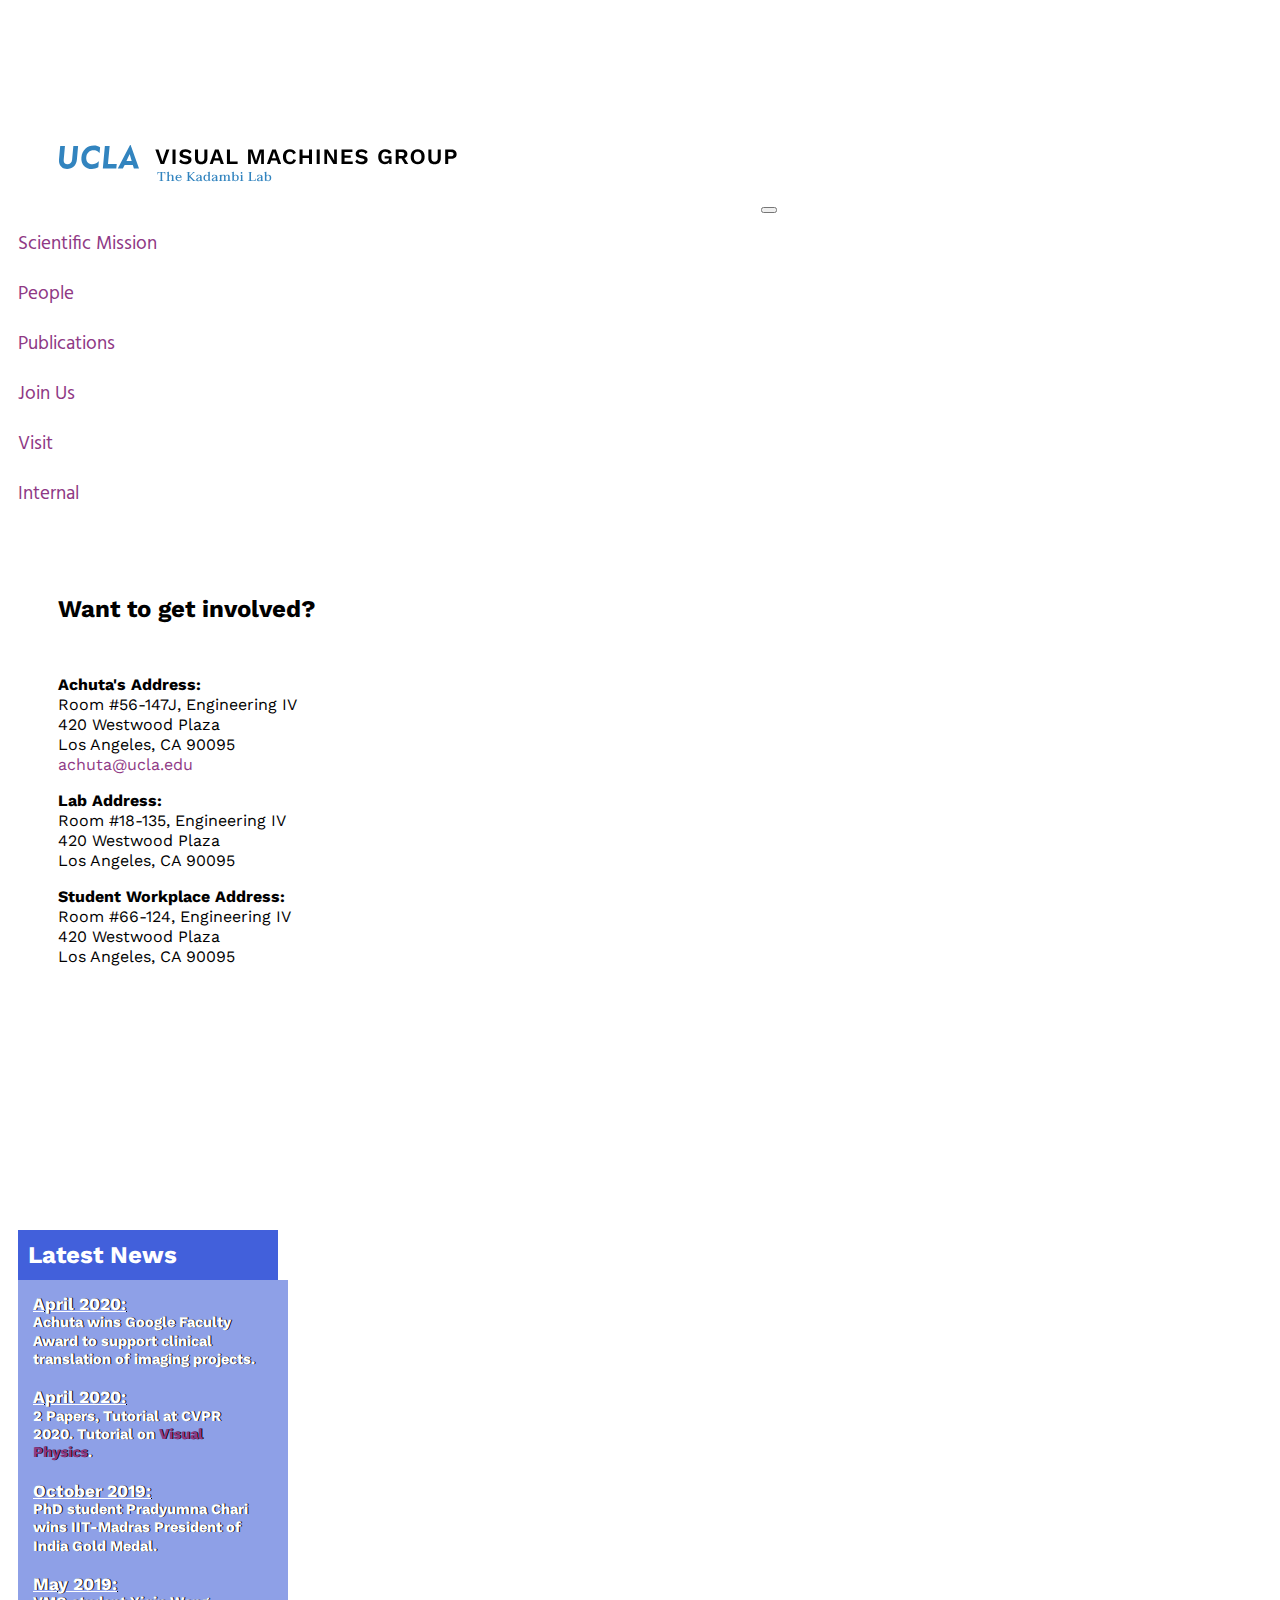
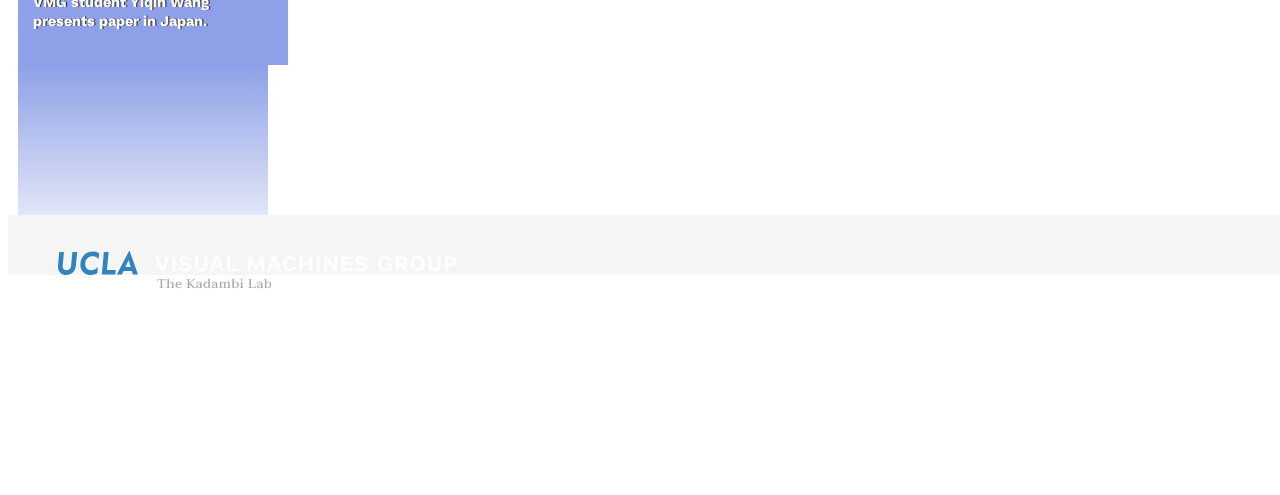
<file: visit.htm>
<!doctype html>
<html lang="en" class="no-js">
  <head>
      
      <meta charset="utf-8">
      <meta name="viewport" content="width=device-width, initial-scale=1, shrink-to-fit=no">
      <link rel="shortcut icon" type="image/png" href="favicon.png"/>

      <title>Visual Machines Group</title>

      <!-- Bootstrap core CSS -->
      <link rel="stylesheet" href="https://stackpath.bootstrapcdn.com/bootstrap/4.1.3/css/bootstrap.min.css" integrity="sha384-MCw98/SFnGE8fJT3GXwEOngsV7Zt27NXFoaoApmYm81iuXoPkFOJwJ8ERdknLPMO" crossorigin="anonymous">

      <!-- Custom styles for this template -->
      <link href="css/navbar-fixed-top.css" rel="stylesheet">
      <link href="https://fonts.googleapis.com/css?family=David+Libre|Hind:400,700" rel="stylesheet">
  </head>
  <body>

    <div id="nav-placeholder"></div>
    <div class="row">
      <div class="sidebar-leftcolumn">

    <main class="container">
      <br>
      <br>
      <div class="row">
        <div class="col-md-4">
          <p class="heading">Want to get involved?</p> 
          <br>
          <p class="body">
            <span span style="font-weight:bold">Achuta's Address:</span><br \>
            Room #56-147J, Engineering IV<br />
            420 Westwood Plaza<br />
            Los Angeles, CA 90095<br />
            <a href="mailto:achuta@ucla.edu">achuta@ucla.edu</a>
          </p>
          <p class="body">
            <span span style="font-weight:bold">Lab Address:</span><br \>
            Room #18-135, Engineering IV<br />
            420 Westwood Plaza<br />
            Los Angeles, CA 90095
          </p>
          <p class="body">
            <span span style="font-weight:bold">Student Workplace Address:</span><br \>
            Room #66-124, Engineering IV<br />
            420 Westwood Plaza<br />
            Los Angeles, CA 90095
          </p>
        </div>
        
        <div class="col-md-6 offset-md-2 map-responsive">
			    <iframe src="https://www.google.com/maps/embed?pb=!1m18!1m12!1m3!1d3990.8596314730903!2d-118.44603883944255!3d34.06951328311835!2m3!1f0!2f0!3f0!3m2!1i1024!2i768!4f13.1!3m3!1m2!1s0x80c2bc86217ff063%3A0x99d385184985fc0!2sEngineering+IV!5e0!3m2!1sen!2sus!4v1534269519510" 
            width="600" height="450" frameborder="0" style="border:0" allowfullscreen></iframe>
        </div>

        <br>
        <br>
        <br>
      </div>
    </main>

      </div>
      <div class="sidebar-rightcolumn">
        <div id="sidebar-placeholder"></div>
      </div>
    </div>

    <div id="footer-placeholder"></div>
    <!-- Bootstrap core JavaScript
    ================================================== -->
    <!-- Placed at the end of the document so the pages load faster -->
    <!-- <script src="https://code.jquery.com/jquery-3.3.1.slim.min.js" integrity="sha384-q8i/X+965DzO0rT7abK41JStQIAqVgRVzpbzo5smXKp4YfRvH+8abtTE1Pi6jizo" crossorigin="anonymous"></script> -->
    <script src="https://code.jquery.com/jquery-3.3.1.min.js"></script>
    <script src="https://cdnjs.cloudflare.com/ajax/libs/popper.js/1.14.3/umd/popper.min.js" integrity="sha384-ZMP7rVo3mIykV+2+9J3UJ46jBk0WLaUAdn689aCwoqbBJiSnjAK/l8WvCWPIPm49" crossorigin="anonymous"></script>
    <script src="https://stackpath.bootstrapcdn.com/bootstrap/4.1.3/js/bootstrap.min.js" integrity="sha384-ChfqqxuZUCnJSK3+MXmPNIyE6ZbWh2IMqE241rYiqJxyMiZ6OW/JmZQ5stwEULTy" crossorigin="anonymous"></script>
    <script>
      $(function(){
        $("#nav-placeholder").load("nav.htm");
        $("#footer-placeholder").load("footer.htm");
        $("#sidebar-placeholder").load("sidebar.htm");
      });
    </script>
  </body>
</html>
</file>
<file: css/navbar-fixed-top.css>
@import url("https://fonts.googleapis.com/css?family=Taviraj:500,600,700");
@import url("https://fonts.googleapis.com/css?family=Work+Sans:400,500,600");
html {
  position: relative;
  min-height: 100%;
}
body {
  /* min-height: 75rem; */
  padding-top: 100px;
  font-family: "Hind", sans-serif;
  /* font-size: 1.6rem; */
  -webkit-font-smoothing: antialiased;
  -moz-osx-font-smoothing: grayscale;
  margin-bottom: 60px;
}

a {
  color: #8f3985;
  text-decoration: none;
}

img {
  max-width: 100%;
  max-height: 100%;
}

.container-fluid {
  padding-left: 0;
  padding-right: 0;
}

.footer {
  position: absolute;
  bottom: 0;
  width: 100%;
  height: 60px; /* Set the fixed height of the footer here */
  line-height: 60px; /* Vertically center the text there */
  background-color: #f5f5f5;
}

.over-text {
  position: absolute;
  left: 80px;
  top: 200px;
  color: black;
}

.heading {
  font-family: "Work Sans";
  font-size: 18pt;
  font-weight: bold;
  text-align: left;
  margin-bottom: 10px;
}
.heading-home {
  font-family: "Work Sans";
  font-size: 14pt;
  font-weight: bold;
  margin-bottom: 10px;
}
.sub-heading {
  font-family: "Work Sans";
  font-size: 12pt;
  font-weight: 500;
  text-align: left;
  margin-bottom: 12px;
}
.body {
  font-family: "Work Sans";
  font-size: 12pt;
  font-weight: 400;
  text-align: left;
  line-height: 1.25em;
}
.body-bold {
  font-family: "Work Sans";
  font-size: 14pt;
  font-weight: 600;
  text-align: left;
  /* line-height: 1.25em; */
}
.bold {
  font-weight: bold;
}
.padded-top {
  padding-top: 30px;
}

.white {
  color: white;
}
.caption {
  font-family: "Work Sans";
  font-size: 10pt;
  font-weight: 400;
  text-align: left;
  line-height: 1.25em;
  font-style: italic;
}
.image-wrapper {
  width: 100%;
  /* height:100%; */
}

.center-img {
  text-align: center;
  margin: auto;
  width: 100%;
  min-width: 178px;
  max-width: 178px;
  min-height: 266;
  max-height: 266px;
}

.center {
  margin: auto;
  text-align: center !important;
}

.module .collapse,
.module .collapsing {
  height: 2.5rem; /* [NUM_OF_LINES] x [LINE_HEIGHT] */
}

.module .collapse {
  position: relative; /* For ...'s content absolute positioning */
  display: block;
  overflow: hidden;
}

.module .collapse:before {
  /* content: ' ...'; */
  position: absolute;
  right: 0;
  bottom: 0;
}

.module .collapse.show {
  height: auto; /* You need to reset the height when not collapsed */
}

.module .collapse.show:before {
  display: none; /* Of course you don't want to display ... */
}

.module a.collapsed.collapsing-btn:after {
  content: "+ Show More";
}

.module a.collapsing-btn:not(.collapsed):after {
  content: "- Show Less";
}

.map-responsive iframe {
  left: 0;
  top: 0;
  height: 100%;
  width: 100%;
  max-width: 500px;
  max-height: 450px;
  position: relative;
}

.imageborder {
  padding: 5px;
  border: solid 1px #ddd;
}

.alignleft {
  float: left;
  margin-right: 10px;
  margin-bottom: 10px;
  margin-top: 5px;
}

.profile-size {
  min-width: 213px;
  max-width: 213px;
  min-height: 320px;
  max-height: 320px;
}

.panel-default > .panel-body {
  border-color: #ddd;
}

.panel > .panel-body {
  background-color: #f7f7f7;
  margin: 0;
}

.panel-body {
  padding: 15px;
}

.background-wrapper {
  /* Full height */
  height: 100%;
  width: 100%;
  /* Center and scale the image nicely */
  background-position: center;
  background-repeat: no-repeat;
  background-size: cover;
  position: absolute;
  z-index: -1;
  opacity: 0.4;
  box-shadow: 0 0.0625rem 0.0625rem 0 #bbb;

}

.article-meta {
  background-color: #fff;
  box-shadow: 0 0.125rem 0.125rem 0 #bbb;
}

.nav-item {
  width:max-content;
  padding: 10px;
}

.nav-link {
  text-align: center;
}

.nav-item:hover{
  background: #efefef;
}
</file>
<file: css/style.css>
@import url('https://fonts.googleapis.com/css?family=Taviraj:500,600,700');
@import url('https://fonts.googleapis.com/css?family=Work+Sans:400,500,600');

/* --------------------------------

Primary style

-------------------------------- */
*, *::after, *::before {
  box-sizing: border-box;
}

html {
  font-size: 62.5%;
  min-width: 1280px;
}

body {
  font-size: 1.6rem;
  font-family: "Hind", sans-serif;
  color: #25283D;
  background-color: #FFFFFF;
  -webkit-font-smoothing: antialiased;
  -moz-osx-font-smoothing: grayscale;
  min-height: 2000px;
  padding-top: 70px;
}

footer {
  background-color: #0C1A21;
}

a {
  color: #8F3985;
  text-decoration: none;
}
/* TODO: /* FIXME:  */
.imgwrapper {
  width: 80%;
  max-height: 100%;
}
.banner-img {

  width: 100%;
}
.full-width {
  width: 100%;
}
.over-text {
  position: absolute;
  left: 80px;
  top: 200px;
  color: black;
}
.padded {
  padding-top: 30px;
  padding-bottom:50px;
}
.padded-top {
  padding-top: 30px;
}
.pad-center {
  vertical-align: middle!important;
  padding-left: 10%
}
.circular {
  border-radius: 50%;
}

.center {
    margin: auto;
    text-align: center!important;
}
#center {
  margin: auto;
  padding: 10px;
  text-align: center!important;
}
.center-img {
  margin: auto;
  width: 100%;
  min-width: 178px;
  max-width: 178px;
}
.column-img {
  min-width: 375px!important;
  max-width: 600px!important;
}

/* --------------------------------

1. Auto-Hiding Navigation - Simple

-------------------------------- */
.cd-auto-hide-header {
  position: fixed;
  z-index: 2;
  top: 0;
  left: 0;
  width: 100%;
  height: 102px;
  background-color: #ffffff;
  /* Force Hardware Acceleration */
  -webkit-transform: translateZ(0);
          transform: translateZ(0);
  will-change: transform;
  -webkit-transition: -webkit-transform .5s;
  transition: -webkit-transform .5s;
  transition: transform .5s;
  transition: transform .5s, -webkit-transform .5s;
}
.cd-auto-hide-header::after {
  clear: both;
  content: "";
  display: block;
}
.cd-auto-hide-header.is-hidden {
  -webkit-transform: translateY(-100%);
      -ms-transform: translateY(-100%);
          transform: translateY(-100%);
}
@media only screen and (min-width: 900px) {
  .cd-auto-hide-header {
    height: 102px;
  }
  .column-3 {
      float: left;
      width: 33%;
      padding-left: 90px;
      padding-right: 90px;
  }

  .column-4 {
      float: left;
      width: 25%;
      padding-left: 90px;
      padding-right: 90px;
  }

}

@media screen and (max-width: 900px) {
  .mobile-hide {
    display: None;
  }
  .column-3 {
      float: left;
      width: 50%;
      padding-left: 90px;
      padding-right: 90px;
  }

}

@media only screen and (max-width: 520px) {
  .mobile-hide {
    display: None;
  }
  .column-3 {
      float: left;
      width: 100%;
      padding-left: 90px;
      padding-right: 90px;
  }
}

.cd-auto-hide-header .logo,
.cd-auto-hide-header .nav-trigger {
  position: absolute;
  top: 50%;
  bottom: auto;
  -webkit-transform: translateY(-50%);
      -ms-transform: translateY(-50%);
          transform: translateY(-50%);
}

.cd-auto-hide-header .logo {
  left: 5%;
}
.cd-auto-hide-header .logo a, .cd-auto-hide-header .logo img {
  display: block;
}

.cd-auto-hide-header .nav-trigger {
  /* vertically align its content */
  display: table;
  height: 100%;
  padding: 0 1em;
  font-size: 1.2rem;
  text-transform: uppercase;
  color: #25283D;
  font-weight: bold;
  right: 0;
  border-left: 1px solid #f2f2f2;
}
.cd-auto-hide-header .nav-trigger span {
  /* vertically align inside parent element */
  display: table-cell;
  vertical-align: middle;
}
.cd-auto-hide-header .nav-trigger em, .cd-auto-hide-header .nav-trigger em::after, .cd-auto-hide-header .nav-trigger em::before {
  /* this is the menu icon */
  display: block;
  position: relative;
  height: 2px;
  width: 22px;
  background-color: #25283D;
  -webkit-backface-visibility: hidden;
          backface-visibility: hidden;
}
.cd-auto-hide-header .nav-trigger em {
  /* this is the menu central line */
  margin: 6px auto 14px;
  -webkit-transition: background-color .2s;
  transition: background-color .2s;
}
.cd-auto-hide-header .nav-trigger em::before, .cd-auto-hide-header .nav-trigger em::after {
  position: absolute;
  content: '';
  left: 0;
  -webkit-transition: -webkit-transform .2s;
  transition: -webkit-transform .2s;
  transition: transform .2s;
  transition: transform .2s, -webkit-transform .2s;
}
.cd-auto-hide-header .nav-trigger em::before {
  /* this is the menu icon top line */
  -webkit-transform: translateY(-6px);
      -ms-transform: translateY(-6px);
          transform: translateY(-6px);
}
.cd-auto-hide-header .nav-trigger em::after {
  /* this is the menu icon bottom line */
  -webkit-transform: translateY(6px);
      -ms-transform: translateY(6px);
          transform: translateY(6px);
}
@media only screen and (min-width: 1024px) {
  .cd-auto-hide-header .nav-trigger {
    display: none;
  }
}

.cd-auto-hide-header.nav-open .nav-trigger em {
  /* transform menu icon into a 'X' icon */
  background-color: rgba(255, 255, 255, 0);
}
.cd-auto-hide-header.nav-open .nav-trigger em::before {
  /* rotate top line */
  -webkit-transform: rotate(-45deg);
      -ms-transform: rotate(-45deg);
          transform: rotate(-45deg);
}
.cd-auto-hide-header.nav-open .nav-trigger em::after {
  /* rotate bottom line */
  -webkit-transform: rotate(45deg);
      -ms-transform: rotate(45deg);
          transform: rotate(45deg);
}

.cd-primary-nav {
  display: inline-block;
  float: right;
  height: 100%;
  padding-right: 5%;
}
.cd-primary-nav > ul {
  position: absolute;
  z-index: 2;
  top: 60px;
  left: 0;
  width: 100%;
  background-color: #ffffff;
  display: none;
  box-shadow: 0 14px 20px rgba(0, 0, 0, 0.2);
}
.cd-primary-nav > ul a {
  /* target primary-nav links */
  display: block;
  height: 50px;
  line-height: 50px;
  padding-left: 5%;
  color: #25283D;
  font-size: 1.8rem;
  border-top: 1px solid #f2f2f2;
}
.cd-primary-nav > ul a:hover, .cd-primary-nav > ul a.active {
  color: #387bad;
}
a#athome, a#atpage {
  color: #387bad;
}

@media only screen and (min-width: 1024px) {
  .cd-primary-nav {
    /* vertically align its content */
    display: table;
  }
  .cd-primary-nav > ul {
    /* vertically align inside parent element */
    display: table-cell;
    vertical-align: middle;
    /* reset mobile style */
    position: relative;
    width: auto;
    top: 0;
    padding: 0;
    background-color: transparent;
    box-shadow: none;
  }
  .cd-primary-nav > ul::after {
    clear: both;
    content: "";
    display: block;
  }
  .cd-primary-nav > ul li {
    display: inline-block;
    float: left;
    margin-right: 1.5em;
  }
  .cd-primary-nav > ul li:last-of-type {
    margin-right: 0;
  }
  .cd-primary-nav > ul a {
    /* reset mobile style */
    height: auto;
    line-height: normal;
    padding: 0;
    border: none;
  }
}

.nav-open .cd-primary-nav ul,
.cd-primary-nav ul:target {
  /*
  	show primary nav - mobile only
  	:target is used to show navigation on no-js devices
  */
  display: block;
}
@media only screen and (min-width: 1024px) {
  .nav-open .cd-primary-nav ul,
  .cd-primary-nav ul:target {
    display: table-cell;
  }
}



/* --------------------------------

2. Auto-Hiding Navigation - with Sub Nav

-------------------------------- */
.cd-secondary-nav {
  position: relative;
  z-index: 1;
  clear: both;
  width: 100%;
  height: 50px;
  background-color: #25283D;
  /* Force Hardware Acceleration */
  -webkit-transform: translateZ(0);
          transform: translateZ(0);
  will-change: transform;
  -webkit-transition: -webkit-transform .5s;
  transition: -webkit-transform .5s;
  transition: transform .5s;
  transition: transform .5s, -webkit-transform .5s;
}
.cd-secondary-nav::after {
  /* gradient on the right - to indicate it's possible to scroll */
  content: '';
  position: absolute;
  z-index: 1;
  top: 0;
  right: 0;
  height: 100%;
  width: 35px;
  background: transparent;
  background: -webkit-linear-gradient(right, #25283D, rgba(37, 40, 61, 0));
  background: linear-gradient(to left, #25283D, rgba(37, 40, 61, 0));
  pointer-events: none;
  -webkit-transition: opacity .2s;
  transition: opacity .2s;
}
.cd-secondary-nav.nav-end::after {
  opacity: 0;
}
.cd-secondary-nav ul, .cd-secondary-nav li, .cd-secondary-nav a {
  height: 100%;
}
.cd-secondary-nav ul {
  /* enables a flex context for all its direct children */
  display: -webkit-box;
  display: -webkit-flex;
  display: -ms-flexbox;
  display: flex;
  padding: 0 5%;
  overflow-x: auto;
  -webkit-overflow-scrolling: touch;
}
.cd-secondary-nav ul::after {
  clear: both;
  content: "";
  display: block;
}
.cd-secondary-nav li {
  display: inline-block;
  float: left;
  /* do not shrink - elements float on the right of the element */
  -webkit-flex-shrink: 0;
      -ms-flex-negative: 0;
          flex-shrink: 0;
}
.cd-secondary-nav li:last-of-type {
  padding-right: 20px;
}
.cd-secondary-nav a {
  display: block;
  color: #ffffff;
  opacity: .6;
  line-height: 50px;
  padding: 0 1em;
}
.cd-secondary-nav a:hover, .cd-secondary-nav a.active {
  opacity: 1;
}
@media only screen and (min-width: 1024px) {
  .cd-secondary-nav {
    height: 70px;
    overflow: visible;
  }
  .cd-secondary-nav ul {
    /* reset mobile style */
    display: block;
    text-align: center;
  }
  .cd-secondary-nav li {
    /* reset mobile style */
    float: none;
    -webkit-flex-shrink: 1;
        -ms-flex-negative: 1;
            flex-shrink: 1;
  }
  .cd-secondary-nav a {
    line-height: 70px;
  }
  .cd-secondary-nav a.active {
    box-shadow: inset 0 -3px #8F3985;
  }
}

/* --------------------------------

3. Auto-Hiding Navigation - with Sub Nav + Hero Image

-------------------------------- */
.cd-secondary-nav.fixed {
  position: fixed;
  top: 60px;
}
.cd-secondary-nav.slide-up {
  -webkit-transform: translateY(-60px);
      -ms-transform: translateY(-60px);
          transform: translateY(-60px);
}
@media only screen and (min-width: 1024px) {
  .cd-secondary-nav.fixed {
    top: 80px;
    /* fixes a bug where nav and subnab move with a slight delay */
    box-shadow: 0 -6px 0 #25283D;
  }
  .cd-secondary-nav.slide-up {
    -webkit-transform: translateY(-80px);
        -ms-transform: translateY(-80px);
            transform: translateY(-80px);
  }
}

/* --------------------------------

Main content

-------------------------------- */


.heading {
  font-family: "Work Sans";
  font-size: 18pt;
  font-weight: bold;
  text-align: left;
  margin-bottom: 10px;
}
.heading-home {
  font-family: "Work Sans";
  font-size: 14pt;
  font-weight: bold;
  margin-bottom: 10px;
}
.sub-heading {
  font-family: "Work Sans";
  font-size: 12pt;
  font-weight: 500;
  text-align: left;
  margin-bottom: 12px;
}
.body {
  font-family: "Work Sans";
  font-size: 12pt;
  font-weight: 400;
  text-align: left;
  line-height: 1.25em;
}
.body-bold {
  font-family: "Work Sans";
  font-size: 14pt;
  font-weight: 600;
  text-align: left;
  line-height: 1.25em;
}
.bold {
  font-weight: bold;
}
.white {
  color: white;
}
.cd-main-content {
  padding: 60px 10% 2em;
  overflow: hidden;
}
.cd-main-content.sub-nav {
  /* to be used if there is sub nav */
  padding-top: 110px;
}
.cd-main-content.sub-nav-hero {
  /* to be used if there is hero image + subnav */
  padding-top: 0;
}
.cd-main-content.sub-nav-hero.secondary-nav-fixed {
  margin-top: 50px;
}
.cd-main-content p {
  max-width: 1024px;
  line-height: 1.6;
  margin: 2em auto;
  font-family: "Open Sans", sans-serif;
  color: black;
}
@media only screen and (min-width: 1024px) {
  .cd-main-content {
    padding-top: 20px;
  }
  .cd-main-content.sub-nav {
    padding-top: 150px;
  }
  .cd-main-content.sub-nav-hero.secondary-nav-fixed {
    margin-top: 70px;
  }
  .cd-main-content p {
    font-size: 2.0rem;
  }
}

/*
	adjust the positioning of in-page links
	http://nicolasgallagher.com/jump-links-and-viewport-positioning/
*/
.cd-main-content.sub-nav :target::before,
.cd-main-content.sub-nav-hero :target::before {
  display: block;
  content: "";
  margin-top: -50px;
  height: 50px;
  visibility: hidden;
}
@media only screen and (min-width: 1024px) {
  .cd-main-content.sub-nav :target::before,
  .cd-main-content.sub-nav-hero :target::before {
    margin-top: -70px;
    height: 70px;
  }
}


/* People Section */
.column-peopleimg {
  float: left;
  width: 45%;
  height: max-content;
  padding-left: 30px;
  padding-right: 30px;
  text-align: center;
}

.column-peopletext {
  float: left;
  width: 25%;
  padding-left: 30px;
  padding-right: 30px;
  padding-top: 20px;
}

.people-text {
  font-family: "Work Sans";
  font-size: 12pt;
  font-weight: 500;
  text-align: left;
}

/* --------------------------------

Intro Section

-------------------------------- */
.cd-hero {
  /* vertically align its content */
  display: table;
  width: 100%;
  margin-top: 60px;
  height: 300px;
  background: url(../img/cd-hero-background.jpg) no-repeat center center;
  background-size: cover;
}
.cd-hero .cd-hero-content {
  /* vertically align inside parent element */
  display: table-cell;
  vertical-align: middle;
  text-align: center;
}
@media only screen and (min-width: 768px) {
  .cd-hero {
    height: 400px;
  }
}
@media only screen and (min-width: 1024px) {
  .cd-hero {
    height: 600px;
    margin-top: 80px;
  }
}

/*

Main content

.row {
    display: -ms-flexbox; /* IE10
    display: flex;
    -ms-flex-wrap: wrap; /* IE10
    flex-wrap: wrap;
    padding: 0 4px;
}
*/

/*/* TODO: add comments  !Create four equal columns that sits next to each other */
.column-right {
  display: inline-block;
    -ms-flex: 70%; /* IE10 */
    flex: 70%;
    max-width: 70%;
    padding: 40px 40px 40px 40px;
    margin-bottom: 10px;
}
.column-left {
  display: inline-block;
  text-align: center;
    -ms-flex: 30%; /* IE10 */
    flex: 30%;
    max-width: 30%;
    padding: 0 4px;
}
.column-50 {
  display: inline-block;
  text-align: center;
    -ms-flex: 50%; /* IE10 */
    flex: 50%;
    max-width: 50%;
    padding: 0 4px;
}


.column div {
    margin-top: 8px;


}

.news-card {
  text-align: left;
  padding-left: 20px;
  width: 100%;
  border-radius: 5px;
  box-shadow: 8px 0px 4px rgba(0, 0, 0, 0.05);

}
.people-card {

}

#news-title {
  font-family: "Taviraj"

}





/* Responsive layout - makes a two column-layout instead of four columns */

@media screen and (max-width: 800px) {
    .column {
        -ms-flex: 50%;
        flex: 50%;
        max-width: 50%;
    }
}

/* Responsive layout - makes the two columns stack on top of each other instead of next to each other */
@media screen and (max-width: 600px) {
    .column {
        -ms-flex: 100%;
        flex: 100%;
        max-width: 100%;
    }
}
/* Create two equal columns that floats next to each other */
.column {
    float: left;
    width: 50%;
    padding: 10px;
}

/* Clear floats after the columns */
.row:after {
    content: "";
    display: table;
    clear: both;
}
</file>
